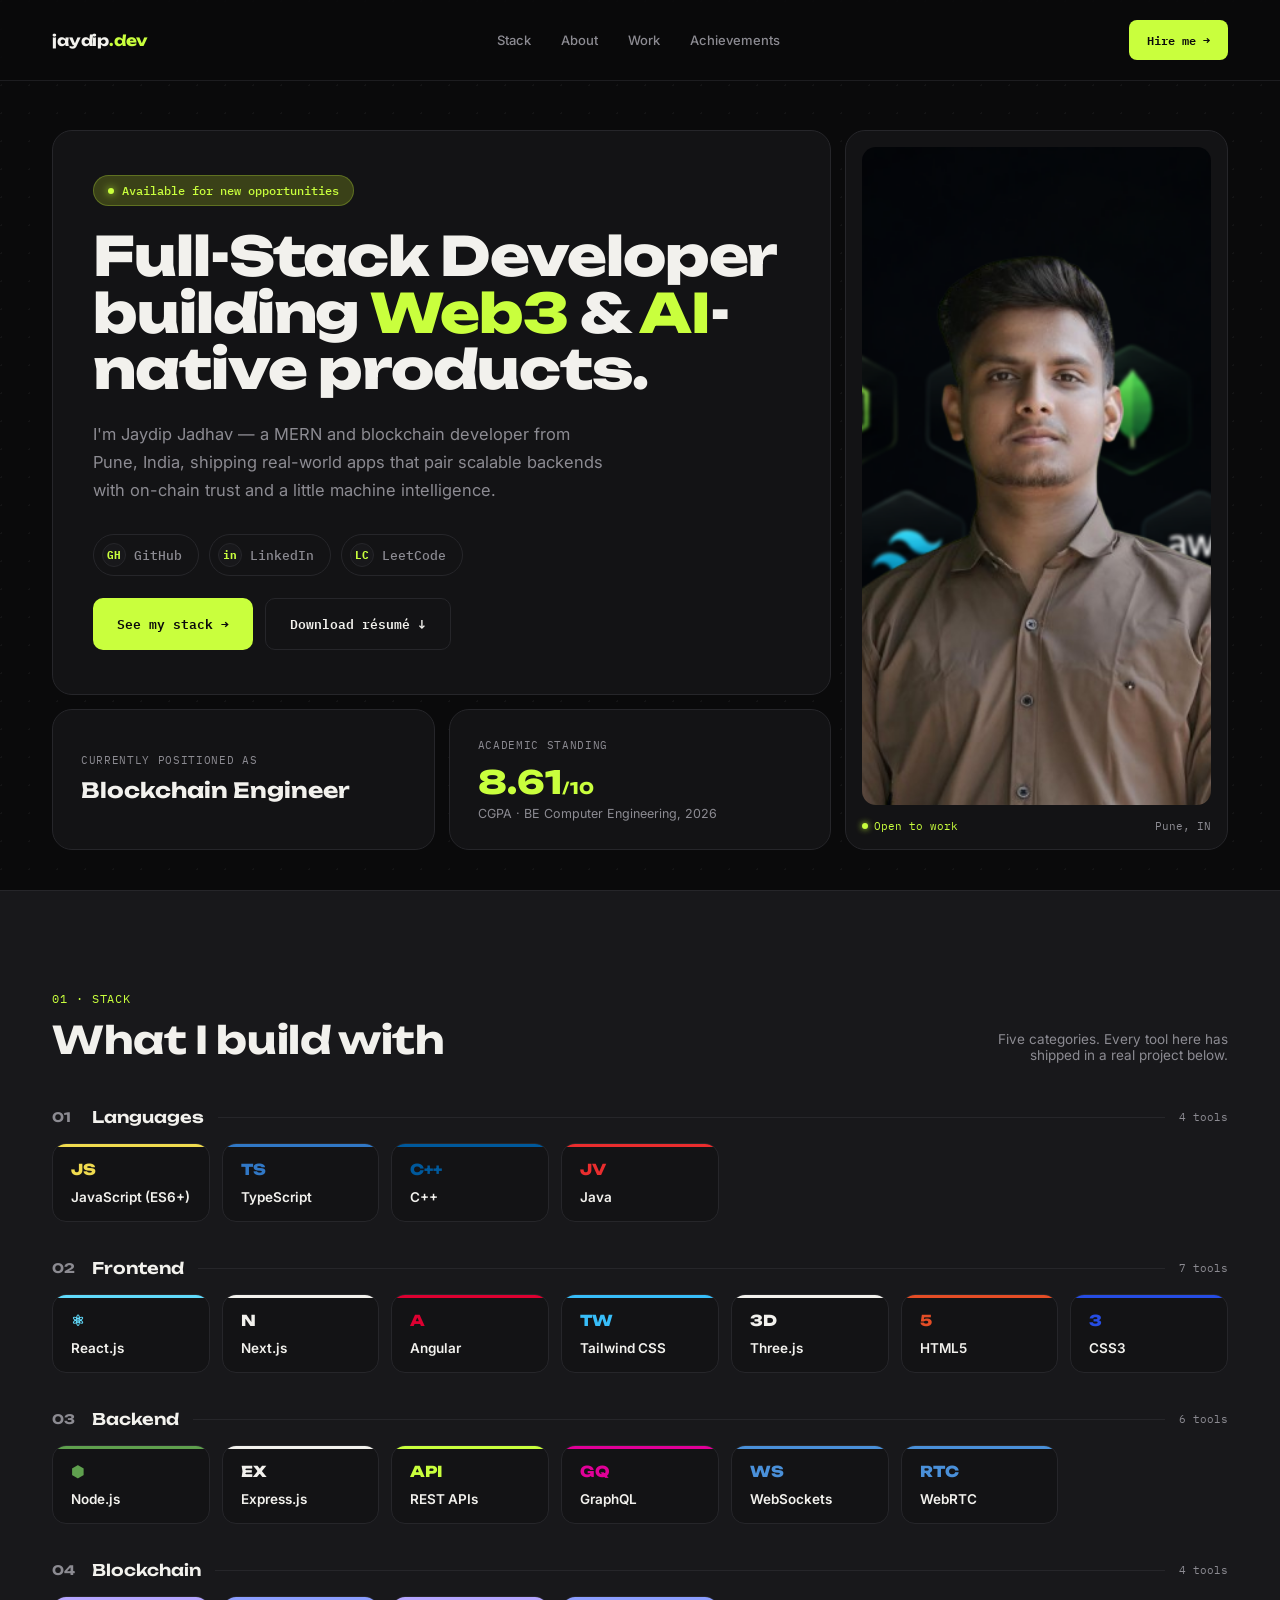
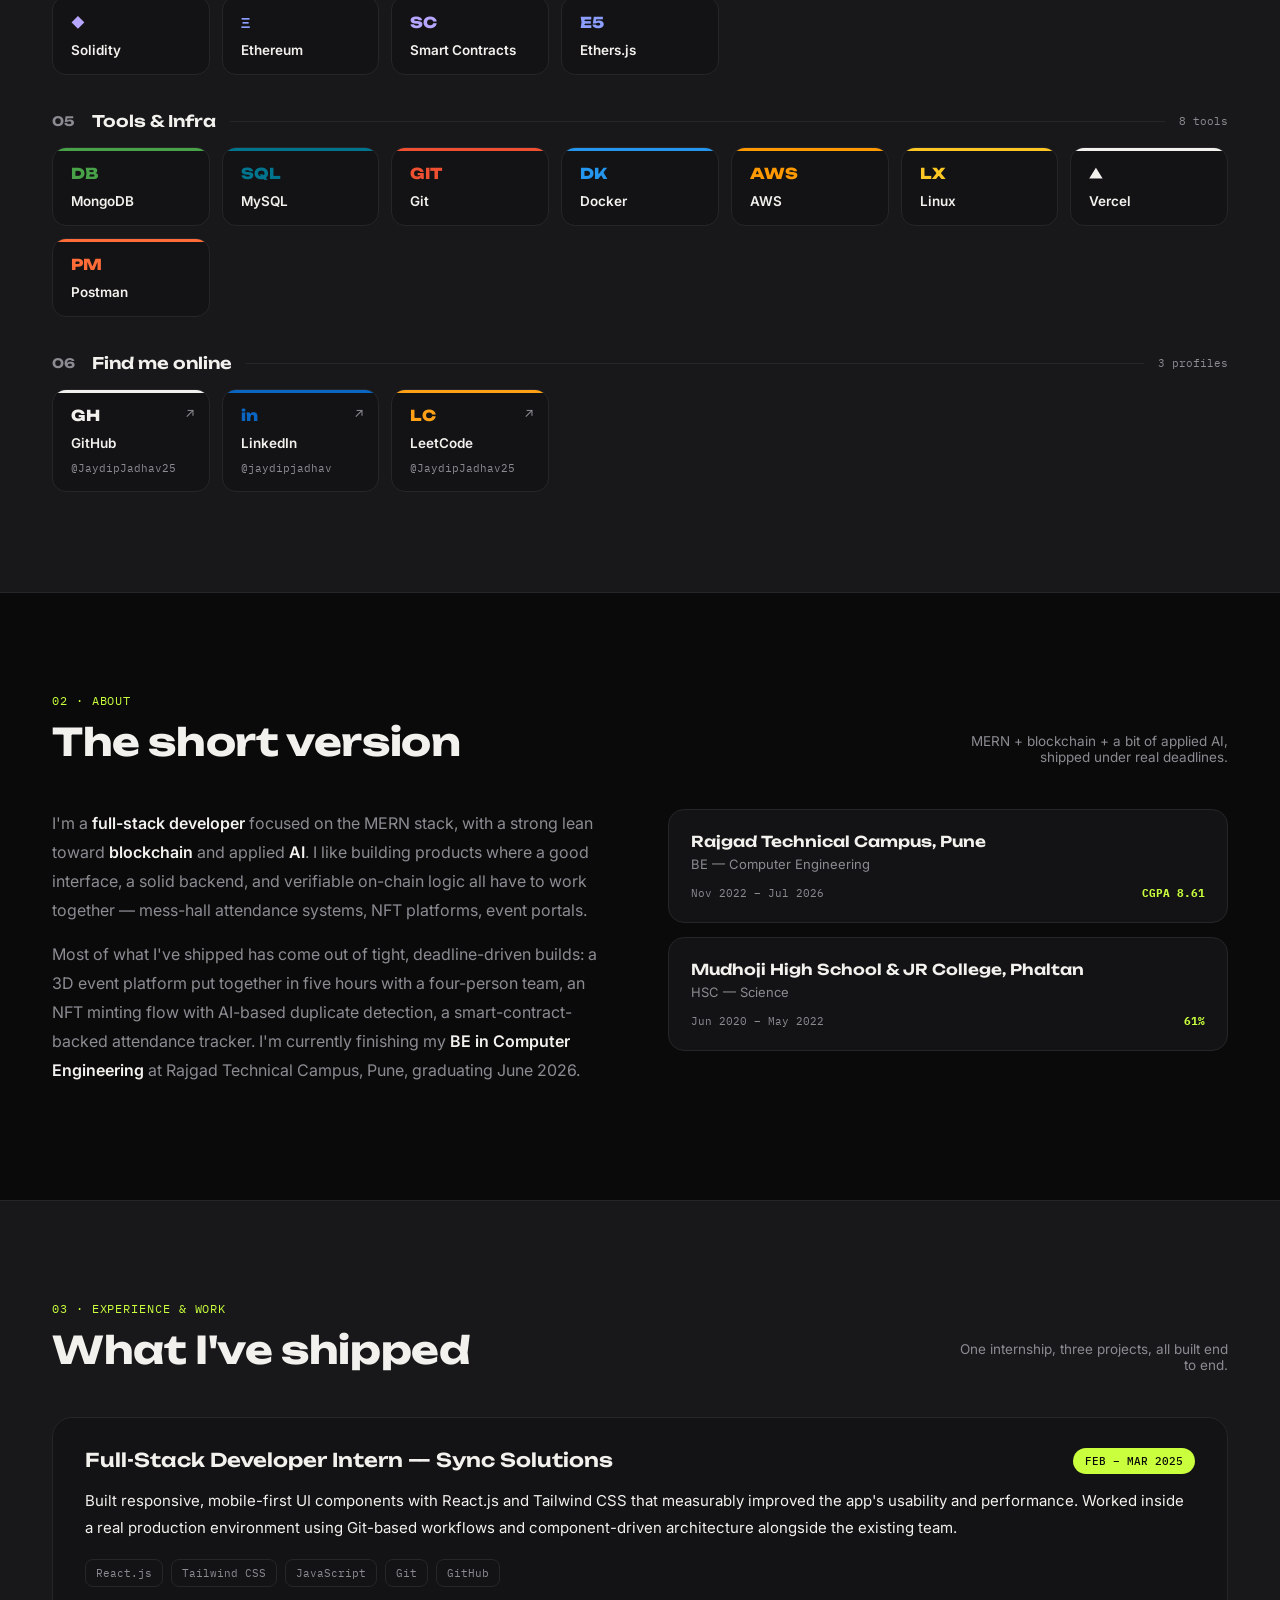
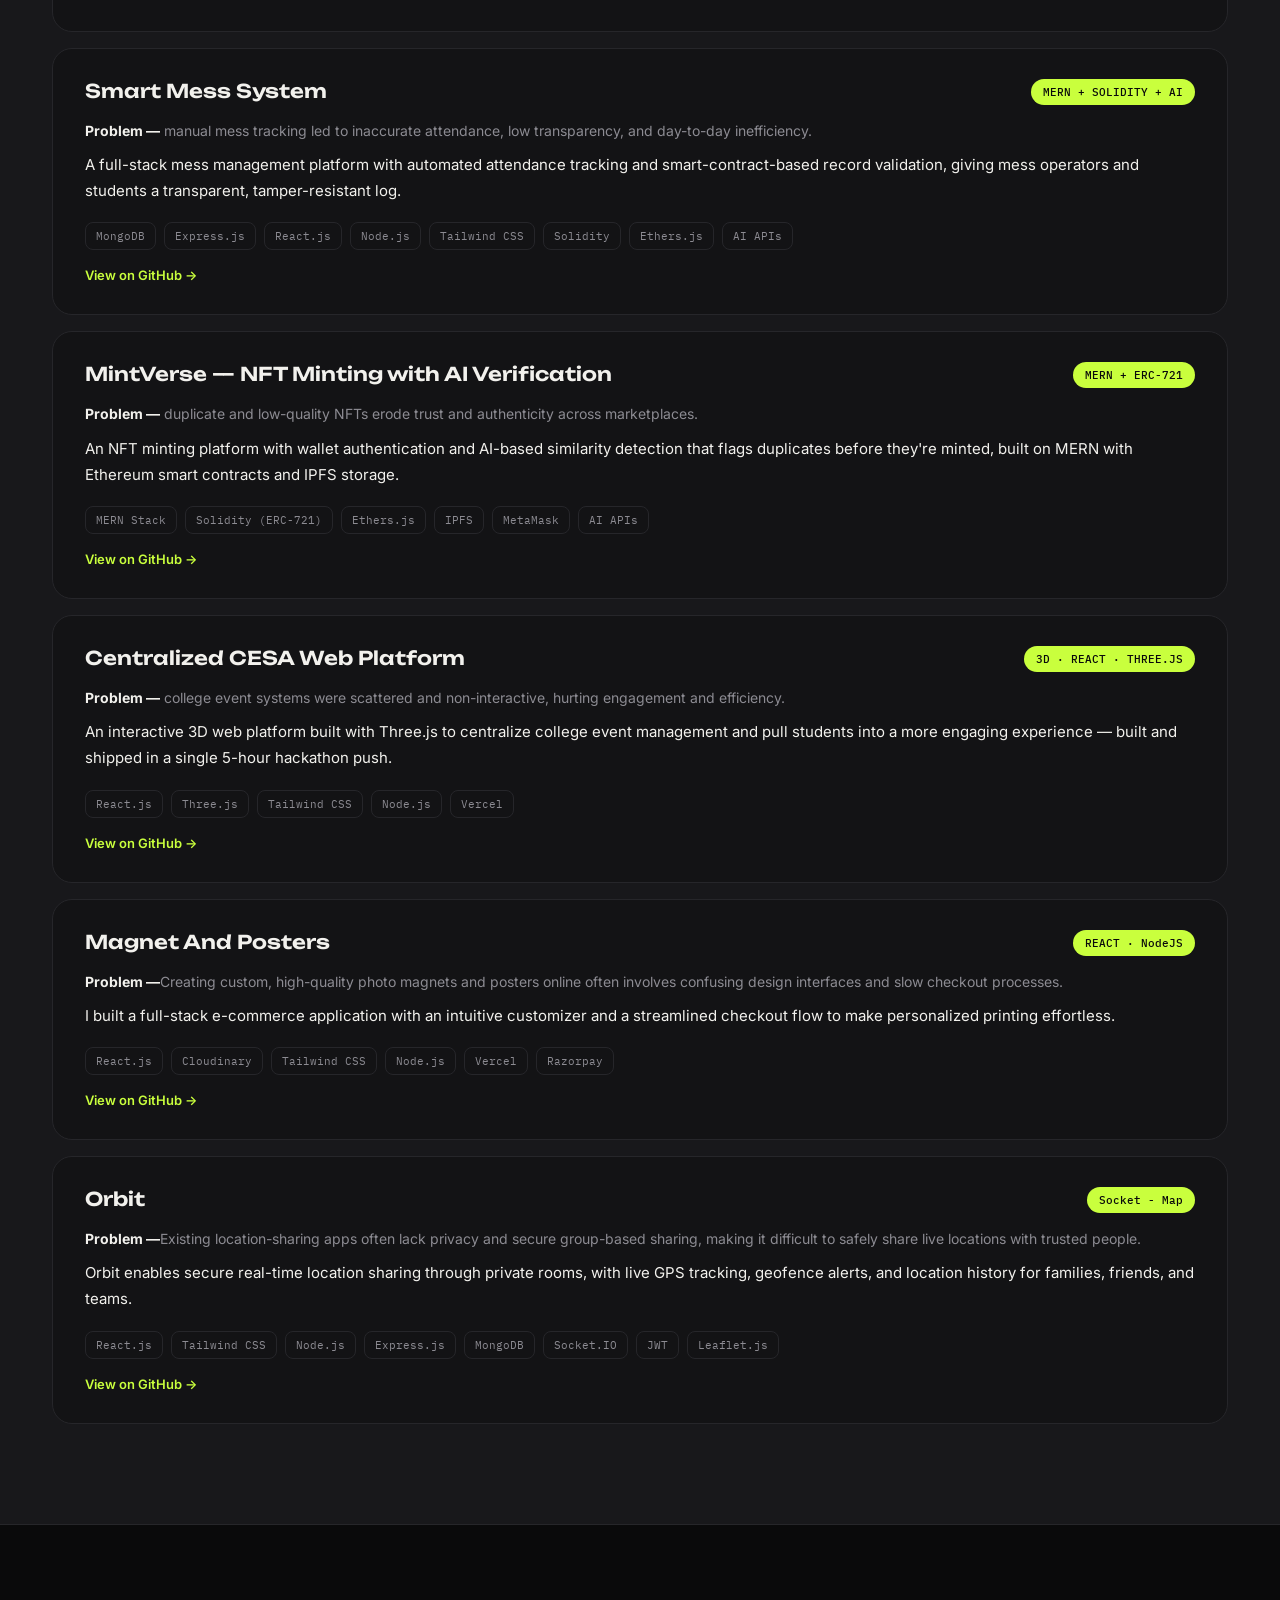
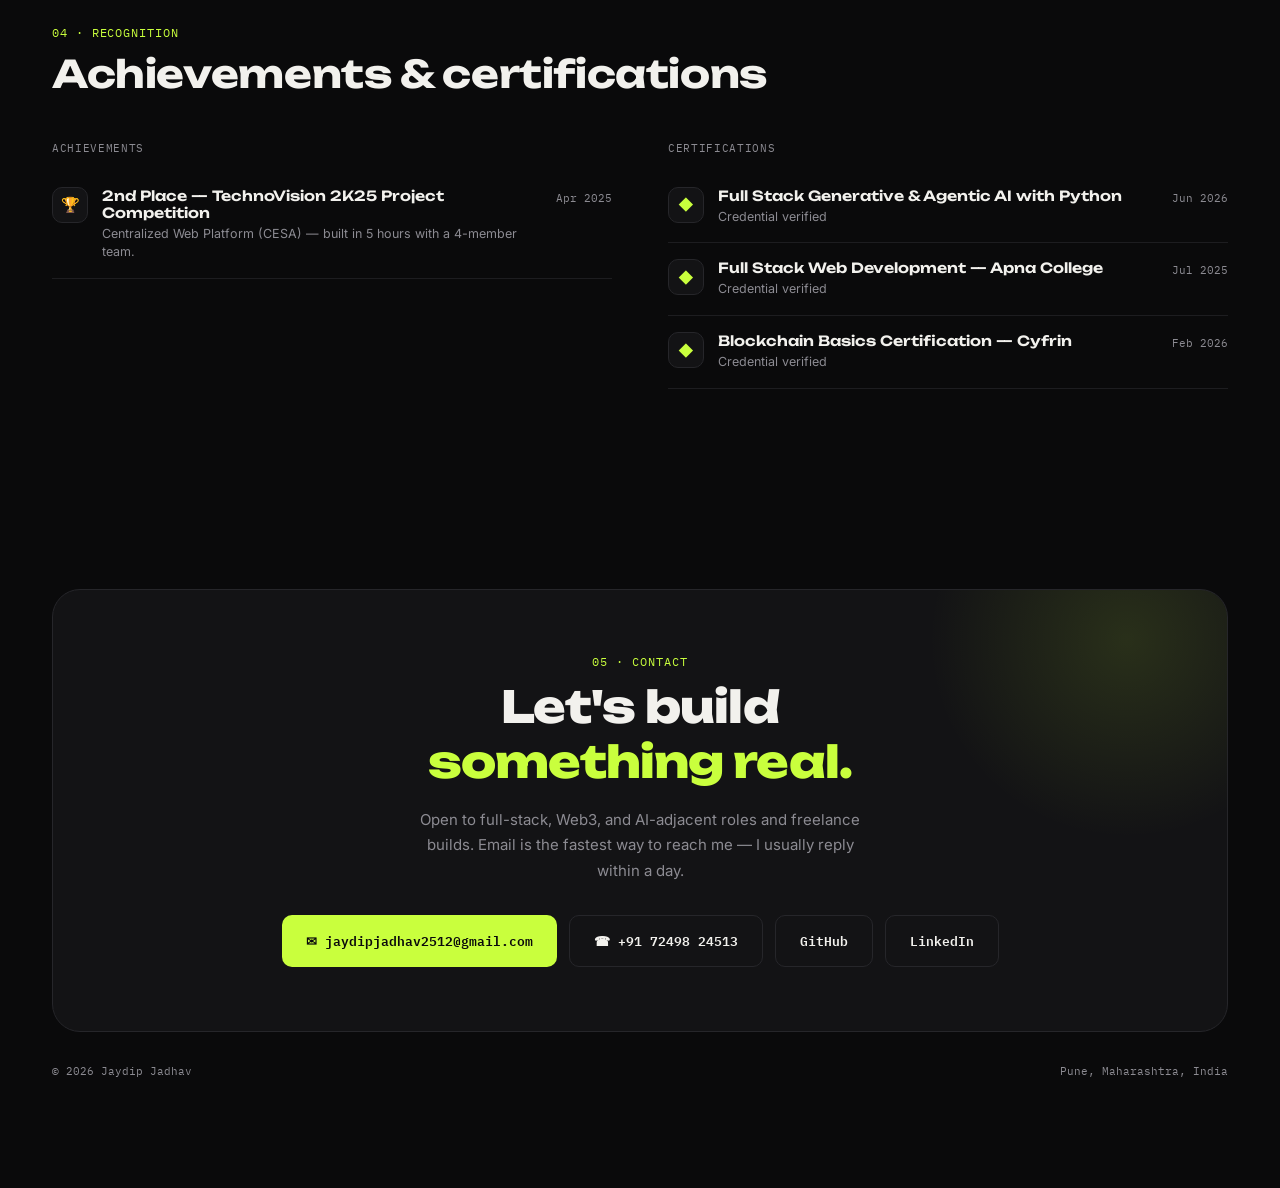
<file: index.html>
<!DOCTYPE html>
<html lang="en">
<head>
<meta charset="UTF-8" />
<meta name="viewport" content="width=device-width, initial-scale=1.0" />
<title>Jaydip Jadhav — Full-Stack Developer · Web3 · AI</title>
<link rel="preconnect" href="https://fonts.googleapis.com">
<link rel="preconnect" href="https://fonts.gstatic.com" crossorigin>
<link href="https://fonts.googleapis.com/css2?family=Unbounded:wght@400;600;700;800;900&family=Inter:wght@400;500;600;700;800&family=IBM+Plex+Mono:wght@400;500;600&display=swap" rel="stylesheet">
<style>
  :root{
    --bg:#0A0A0B;
    --panel:#131315;
    --panel-2:#18181B;
    --line:#26262A;
    --line-soft:#1D1D20;
    --text:#F2F1ED;
    --text-dim:#8C8B92;
    --lime:#C9FF3D;
    --lime-dim:#3A4118;
    --react:#61DAFB; --node:#5FA04E; --ts:#3178C6; --mongo:#47A248; --sol:#B6A6FF;
    --aws:#FF9900; --docker:#2496ED; --tw:#38BDF8; --gql:#E10098; --three:#F2F1ED; --eth:#8C9EFF;
  }
  *{box-sizing:border-box; margin:0; padding:0;}
  html{scroll-behavior:smooth;}
  body{
    background:var(--bg); color:var(--text); font-family:'Inter',sans-serif;
    -webkit-font-smoothing:antialiased; overflow-x:hidden;
  }
  ::selection{background:var(--lime); color:#0A0A0B;}
  .display{font-family:'Unbounded',sans-serif;}
  .mono{font-family:'IBM Plex Mono',monospace;}
  a{color:inherit; text-decoration:none;}
  img{max-width:100%; display:block;}
  .wrap{max-width:1240px; margin:0 auto; padding:0 32px;}
  @media (max-width:640px){ .wrap{padding:0 18px;} }
  @media (prefers-reduced-motion: reduce){ *{animation:none !important; transition:none !important;} }

  body::before{
    content:''; position:fixed; inset:0; z-index:0; pointer-events:none;
    background-image:radial-gradient(circle at 1.5px 1.5px, rgba(255,255,255,0.045) 1px, transparent 0);
    background-size:28px 28px;
  }
  section, header{position:relative; z-index:1;}

  /* ===== NAV ===== */
  header.nav{position:fixed; top:0; left:0; right:0; z-index:100; border-bottom:1px solid var(--line-soft); background:rgba(10,10,11,0.75); backdrop-filter:blur(14px);}
  .nav-inner{max-width:1240px; margin:0 auto; padding:20px 32px; display:flex; align-items:center; justify-content:space-between;}
  @media (max-width:640px){ .nav-inner{padding:16px 18px;} }
  .logo{font-family:'Unbounded',sans-serif; font-weight:700; font-size:15px; letter-spacing:-0.01em;}
  .logo span{color:var(--lime);}
  .nav-links{display:flex; gap:30px; font-size:13px; font-weight:500; color:var(--text-dim);}
  .nav-links a:hover{color:var(--text);}
  .nav-cta{font-family:'IBM Plex Mono',monospace; font-size:12px; font-weight:600; background:var(--lime); color:#0A0A0B; padding:10px 18px; border-radius:8px;}
  .nav-cta:hover{background:#fff;}
  @media (max-width:820px){ .nav-links{display:none;} }

  /* ===== HERO BENTO ===== */
  .hero{padding:130px 0 40px;}
  .bento{display:grid; grid-template-columns:repeat(12,1fr); gap:14px;}
  .card{background:var(--panel); border:1px solid var(--line); border-radius:20px; padding:28px; position:relative; overflow:hidden;}

  .b-main{grid-column:span 8; padding:44px 40px;}
  .b-photo{grid-column:span 4; grid-row:span 2; padding:16px; display:flex; flex-direction:column;}
  .b-role{grid-column:span 4; display:flex; flex-direction:column; justify-content:center;}
  .b-loc{grid-column:span 4; display:flex; flex-direction:column; justify-content:center;}
  @media (max-width:900px){
    .b-main{grid-column:span 12;}
    .b-photo{grid-column:span 12; grid-row:auto;}
    .b-role{grid-column:span 6;}
    .b-loc{grid-column:span 6;}
  }
  @media (max-width:640px){ .b-role,.b-loc{grid-column:span 12;} .card{padding:22px;} .b-main{padding:30px 24px;} }

  .tag-pill{display:inline-flex; align-items:center; gap:8px; font-family:'IBM Plex Mono',monospace; font-size:11.5px; font-weight:500; color:var(--lime); background:var(--lime-dim); border:1px solid rgba(201,255,61,0.25); padding:7px 14px; border-radius:100px; margin-bottom:22px;}
  .tag-pill::before{content:''; width:6px; height:6px; border-radius:50%; background:var(--lime); box-shadow:0 0 8px var(--lime);}

  h1.headline{font-family:'Unbounded',sans-serif; font-size:clamp(34px,4.6vw,54px); line-height:1.05; font-weight:800; letter-spacing:-0.02em; margin-bottom:22px;}
  h1.headline .lime{color:var(--lime);}

  .hero p.lede{font-size:16.5px; line-height:1.7; color:var(--text-dim); max-width:520px; margin-bottom:30px;}

  .public{display:flex; gap:10px; flex-wrap:wrap; margin-bottom:22px;}
  .social-link{
    display:inline-flex; align-items:center; gap:8px; font-family:'IBM Plex Mono',monospace; font-size:12.5px; font-weight:500;
    color:var(--text-dim); border:1px solid var(--line); border-radius:100px; padding:8px 16px 8px 8px;
    transition:all .18s ease;
  }
  .social-link:hover{color:var(--text); border-color:var(--lime);}
  .social-ico{
    width:24px; height:24px; border-radius:50%; background:var(--panel-2); border:1px solid var(--line);
    display:flex; align-items:center; justify-content:center; font-size:10.5px; font-weight:700; color:var(--lime);
  }

  .hero-actions{display:flex; gap:12px; flex-wrap:wrap;}
  .btn{font-family:'IBM Plex Mono',monospace; font-size:13px; font-weight:600; padding:14px 24px; border-radius:10px; display:inline-flex; align-items:center; gap:8px; transition:all .18s ease;}
  .btn-primary{background:var(--lime); color:#0A0A0B;}
  .btn-primary:hover{background:#fff; transform:translateY(-2px);}
  .btn-ghost{background:transparent; border:1px solid var(--line); color:var(--text);}
  .btn-ghost:hover{border-color:var(--lime); color:var(--lime); transform:translateY(-2px);}

  .b-photo .img-frame{border-radius:14px; overflow:hidden; flex:1; background:#1B1B1D; margin-bottom:14px;}
  .b-photo .img-frame img{width:100%; height:100%; object-fit:cover; min-height:230px;}
  .b-photo .cap{display:flex; justify-content:space-between; align-items:center; font-family:'IBM Plex Mono',monospace; font-size:11px; color:var(--text-dim);}
  .b-photo .cap .live{color:var(--lime); display:flex; align-items:center; gap:6px;}
  .b-photo .cap .live::before{content:''; width:6px; height:6px; border-radius:50%; background:var(--lime); box-shadow:0 0 6px var(--lime);}

  .b-role .label, .b-loc .label{font-family:'IBM Plex Mono',monospace; font-size:11px; color:var(--text-dim); text-transform:uppercase; letter-spacing:.06em; margin-bottom:10px;}
  .roller{font-family:'Unbounded',sans-serif; font-size:21px; font-weight:700; height:30px; overflow:hidden; position:relative;}
  .roller .track span{display:block; height:30px;}
  .b-loc .big-num{font-family:'Unbounded',sans-serif; font-size:32px; font-weight:800; color:var(--lime);}
  .b-loc .sub{font-size:12.5px; color:var(--text-dim); margin-top:4px;}

  /* ===== SECTION SHARED ===== */
  section.sect{padding:100px 0;}
  .section-head{display:flex; align-items:flex-end; justify-content:space-between; gap:20px; margin-bottom:44px; flex-wrap:wrap;}
  .sh-eyebrow{font-family:'IBM Plex Mono',monospace; font-size:11.5px; color:var(--lime); letter-spacing:.08em; text-transform:uppercase; display:block; margin-bottom:10px;}
  .sh-title{font-family:'Unbounded',sans-serif; font-size:clamp(28px,3.4vw,38px); font-weight:700; letter-spacing:-0.01em;}
  .sh-note{font-size:13.5px; color:var(--text-dim); max-width:280px; text-align:right;}
  @media (max-width:640px){ .sh-note{display:none;} }

  /* ===== STACK — main focus ===== */
  .stack-section{background:var(--panel-2); border-top:1px solid var(--line); border-bottom:1px solid var(--line);}
  .stack-groups{display:flex; flex-direction:column; gap:36px;}
  .stack-group-head{display:flex; align-items:center; gap:14px; margin-bottom:16px;}
  .stack-group-head .gnum{font-family:'Unbounded',sans-serif; font-size:13px; font-weight:700; color:var(--text-dim); width:26px;}
  .stack-group-head .gname{font-family:'Unbounded',sans-serif; font-size:16px; font-weight:600;}
  .stack-group-head .gline{flex:1; height:1px; background:var(--line);}
  .stack-group-head .gcount{font-family:'IBM Plex Mono',monospace; font-size:11px; color:var(--text-dim);}
  .chip-grid{display:grid; grid-template-columns:repeat(auto-fill, minmax(150px,1fr)); gap:12px;}
  .chip{
    background:var(--panel); border:1px solid var(--line); border-radius:14px; padding:16px 18px;
    display:flex; flex-direction:column; gap:10px; position:relative; overflow:hidden;
    transition:transform .2s ease, border-color .2s ease;
  }
  .chip::before{content:''; position:absolute; top:0; left:0; right:0; height:3px; background:var(--c, var(--lime));}
  .chip:hover{transform:translateY(-4px); border-color:var(--c, var(--lime));}
  .chip .chip-ico{font-family:'Unbounded',sans-serif; font-weight:800; font-size:15px; color:var(--c, var(--lime));}
  .chip .chip-name{font-size:13.5px; font-weight:600;}
  .chip-link{cursor:pointer;}
  .chip-link .chip-handle{font-family:'IBM Plex Mono',monospace; font-size:11px; color:var(--text-dim);}
  .chip-link::after{
    content:'↗'; position:absolute; top:14px; right:14px; font-size:13px; color:var(--text-dim);
    transition:color .2s ease, transform .2s ease;
  }
  .chip-link:hover::after{color:var(--c, var(--lime)); transform:translate(2px,-2px);}

  /* ===== ABOUT ===== */
  .about-grid{display:grid; grid-template-columns:1fr 1fr; gap:56px;}
  @media (max-width:800px){ .about-grid{grid-template-columns:1fr;} }
  .about-grid p{font-size:16px; line-height:1.8; color:var(--text-dim); margin-bottom:16px;}
  .about-grid p b{color:var(--text); font-weight:600;}
  .edu-card{background:var(--panel); border:1px solid var(--line); border-radius:16px; padding:22px;}
  .edu-card + .edu-card{margin-top:14px;}
  .edu-card .school{font-family:'Unbounded',sans-serif; font-weight:600; font-size:15px; margin-bottom:5px;}
  .edu-card .deg{font-size:13px; color:var(--text-dim); margin-bottom:14px;}
  .edu-card .meta{display:flex; justify-content:space-between; font-family:'IBM Plex Mono',monospace; font-size:11px; color:var(--text-dim);}
  .edu-card .meta b{color:var(--lime);}

  /* ===== EXPERIENCE / PROJECTS ===== */
  .work-grid{display:flex; flex-direction:column; gap:16px;}
  .work-card{background:var(--panel); border:1px solid var(--line); border-radius:20px; padding:30px 32px; transition:border-color .2s ease;}
  .work-card:hover{border-color:#3a3a40;}
  @media (max-width:640px){ .work-card{padding:22px;} }
  .wc-top{display:flex; justify-content:space-between; align-items:flex-start; gap:16px; margin-bottom:14px; flex-wrap:wrap;}
  .wc-title{font-family:'Unbounded',sans-serif; font-size:19px; font-weight:600;}
  .wc-badge{font-family:'IBM Plex Mono',monospace; font-size:10.5px; font-weight:500; color:#0A0A0B; background:var(--lime); padding:6px 12px; border-radius:100px; white-space:nowrap;}
  .wc-problem{font-size:14px; color:var(--text-dim); line-height:1.65; margin-bottom:10px;}
  .wc-problem b{color:var(--text);}
  .wc-desc{font-size:15px; color:var(--text); line-height:1.75; margin-bottom:18px;}
  .wc-tools{display:flex; flex-wrap:wrap; gap:8px; margin-bottom:14px;}
  .wc-tools span{font-family:'IBM Plex Mono',monospace; font-size:11px; color:var(--text-dim); border:1px solid var(--line); padding:6px 10px; border-radius:8px;}
  .wc-links a{font-size:13px; font-weight:600; color:var(--lime);}
  .wc-links a:hover{text-decoration:underline;}

  /* ===== ACHIEVEMENTS / CERTS ===== */
  .two-col{display:grid; grid-template-columns:1fr 1fr; gap:56px;}
  @media (max-width:800px){ .two-col{grid-template-columns:1fr;} }
  .col-label{font-family:'IBM Plex Mono',monospace; font-size:11px; color:var(--text-dim); text-transform:uppercase; letter-spacing:.06em; margin-bottom:16px; display:block;}
  .list-item{display:flex; gap:14px; padding:16px 0; border-bottom:1px solid var(--line-soft); align-items:flex-start;}
  .list-item:first-child{padding-top:0;}
  .list-icon{width:36px; height:36px; flex-shrink:0; border-radius:10px; background:var(--panel); border:1px solid var(--line); display:flex; align-items:center; justify-content:center; font-size:15px; color:var(--lime);}
  .list-item .li-title{font-family:'Unbounded',sans-serif; font-weight:600; font-size:14px; margin-bottom:4px;}
  .list-item .li-sub{font-size:12.5px; color:var(--text-dim); line-height:1.5;}
  .list-item .li-date{font-family:'IBM Plex Mono',monospace; font-size:11px; color:var(--text-dim); white-space:nowrap; margin-left:auto; padding-top:4px;}

  /* ===== CONTACT ===== */
  .contact-card{border-radius:28px; padding:64px 48px; text-align:center; background:var(--panel); border:1px solid var(--line); position:relative; overflow:hidden;}
  @media (max-width:640px){ .contact-card{padding:44px 22px;} }
  .contact-card::after{content:''; position:absolute; width:400px; height:400px; background:radial-gradient(circle, rgba(201,255,61,0.12), transparent 70%); top:-150px; right:-100px; pointer-events:none;}
  .contact-title{font-family:'Unbounded',sans-serif; font-size:clamp(28px,4.4vw,44px); font-weight:800; margin-bottom:18px; letter-spacing:-0.02em;}
  .contact-title .lime{color:var(--lime);}
  .contact-desc{color:var(--text-dim); font-size:15px; max-width:460px; margin:0 auto 32px; line-height:1.7;}
  .contact-links{display:flex; gap:12px; justify-content:center; flex-wrap:wrap; position:relative;}

  .footer-bottom{display:flex; justify-content:space-between; align-items:center; flex-wrap:wrap; gap:12px; padding:32px 0 10px; font-family:'IBM Plex Mono',monospace; font-size:11px; color:var(--text-dim);}

  .reveal{opacity:0; transform:translateY(18px); transition:opacity .6s ease, transform .6s ease;}
  .reveal.in{opacity:1; transform:translateY(0);}
</style>
</head>
<body>

<header class="nav">
  <div class="nav-inner">
    <div class="logo">jaydip<span>.dev</span></div>
    <nav class="nav-links">
      <a href="#stack">Stack</a>
      <a href="#about">About</a>
      <a href="#work">Work</a>
      <a href="#achievements">Achievements</a>
    </nav>
    <a class="nav-cta" href="mailto:jaydipjadhav2512@gmail.com">Hire me →</a>
  </div>
</header>

<!-- ===== HERO BENTO ===== -->
<section class="hero">
  <div class="wrap">
    <div class="bento">
      <div class="card b-main">
        <span class="tag-pill">Available for new opportunities</span>
        <h1 class="headline">Full-Stack Developer<br>building <span class="lime">Web3</span> &amp; <span class="lime">AI</span>-native products.</h1>
        <p class="lede">I'm Jaydip Jadhav — a MERN and blockchain developer from Pune, India, shipping real-world apps that pair scalable backends with on-chain trust and a little machine intelligence.</p>
        <div class="public">
          <a href="https://github.com/JaydipJadhav25" target="_blank" rel="noopener" class="social-link"><span class="social-ico">GH</span>GitHub</a>
          <a href="https://www.linkedin.com/in/jaydip-jadhav-62172829a/" target="_blank" rel="noopener" class="social-link"><span class="social-ico">in</span>LinkedIn</a>
          <a href="https://leetcode.com/u/5Nmxxpasz6/" target="_blank" rel="noopener" class="social-link"><span class="social-ico">LC</span>LeetCode</a>
        </div>
        <div class="hero-actions">
          <a href="#stack" class="btn btn-primary">See my stack →</a>
          <a href="Jaydip_Jadhav_Resume.pdf" download class="btn btn-ghost">Download résumé ↓</a>
        </div>
      </div>

      <div class="card b-photo">
        <div class="img-frame"><img src="profile.png" alt="Jaydip Jadhav" /></div>
        <div class="cap"><span class="live">Open to work</span><span>Pune, IN</span></div>
      </div>

      <div class="card b-role">
        <div class="label">Currently positioned as</div>
        <div class="roller"><div class="track" id="roleTrack"><span>MERN Developer</span></div></div>
      </div>

      <div class="card b-loc">
        <div class="label">Academic standing</div>
        <div class="big-num">8.61<span style="font-size:16px;">/10</span></div>
        <div class="sub">CGPA · BE Computer Engineering, 2026</div>
      </div>
    </div>
  </div>
</section>

<!-- ===== STACK — the main event ===== -->
<section class="sect stack-section" id="stack">
  <div class="wrap">
    <div class="section-head">
      <div><span class="sh-eyebrow">01 · Stack</span><h2 class="sh-title">What I build with</h2></div>
      <p class="sh-note">Five categories. Every tool here has shipped in a real project below.</p>
    </div>

    <div class="stack-groups">
      <div class="reveal">
        <div class="stack-group-head"><span class="gnum">01</span><span class="gname">Languages</span><span class="gline"></span><span class="gcount">4 tools</span></div>
        <div class="chip-grid">
          <div class="chip" style="--c:#F0DB4F;"><span class="chip-ico">JS</span><span class="chip-name">JavaScript (ES6+)</span></div>
          <div class="chip" style="--c:var(--ts);"><span class="chip-ico">TS</span><span class="chip-name">TypeScript</span></div>
          <div class="chip" style="--c:#00599C;"><span class="chip-ico">C++</span><span class="chip-name">C++</span></div>
          <div class="chip" style="--c:#EA2D2E;"><span class="chip-ico">JV</span><span class="chip-name">Java</span></div>
        </div>
      </div>

      <div class="reveal">
        <div class="stack-group-head"><span class="gnum">02</span><span class="gname">Frontend</span><span class="gline"></span><span class="gcount">7 tools</span></div>
        <div class="chip-grid">
          <div class="chip" style="--c:var(--react);"><span class="chip-ico">⚛</span><span class="chip-name">React.js</span></div>
          <div class="chip" style="--c:var(--text);"><span class="chip-ico">N</span><span class="chip-name">Next.js</span></div>
          <div class="chip" style="--c:#DD0031;"><span class="chip-ico">A</span><span class="chip-name">Angular</span></div>
          <div class="chip" style="--c:var(--tw);"><span class="chip-ico">TW</span><span class="chip-name">Tailwind CSS</span></div>
          <div class="chip" style="--c:var(--three);"><span class="chip-ico">3D</span><span class="chip-name">Three.js</span></div>
          <div class="chip" style="--c:#E44D26;"><span class="chip-ico">5</span><span class="chip-name">HTML5</span></div>
          <div class="chip" style="--c:#264DE4;"><span class="chip-ico">3</span><span class="chip-name">CSS3</span></div>
        </div>
      </div>

      <div class="reveal">
        <div class="stack-group-head"><span class="gnum">03</span><span class="gname">Backend</span><span class="gline"></span><span class="gcount">6 tools</span></div>
        <div class="chip-grid">
          <div class="chip" style="--c:var(--node);"><span class="chip-ico">⬢</span><span class="chip-name">Node.js</span></div>
          <div class="chip" style="--c:var(--text);"><span class="chip-ico">EX</span><span class="chip-name">Express.js</span></div>
          <div class="chip" style="--c:var(--lime);"><span class="chip-ico">API</span><span class="chip-name">REST APIs</span></div>
          <div class="chip" style="--c:var(--gql);"><span class="chip-ico">GQ</span><span class="chip-name">GraphQL</span></div>
          <div class="chip" style="--c:#4A90D9;"><span class="chip-ico">WS</span><span class="chip-name">WebSockets</span></div>
          <div class="chip" style="--c:#4A90D9;"><span class="chip-ico">RTC</span><span class="chip-name">WebRTC</span></div>
        </div>
      </div>

      <div class="reveal">
        <div class="stack-group-head"><span class="gnum">04</span><span class="gname">Blockchain</span><span class="gline"></span><span class="gcount">4 tools</span></div>
        <div class="chip-grid">
          <div class="chip" style="--c:var(--sol);"><span class="chip-ico">◆</span><span class="chip-name">Solidity</span></div>
          <div class="chip" style="--c:var(--eth);"><span class="chip-ico">Ξ</span><span class="chip-name">Ethereum</span></div>
          <div class="chip" style="--c:var(--sol);"><span class="chip-ico">SC</span><span class="chip-name">Smart Contracts</span></div>
          <div class="chip" style="--c:var(--eth);"><span class="chip-ico">E5</span><span class="chip-name">Ethers.js</span></div>
        </div>
      </div>

      <div class="reveal">
        <div class="stack-group-head"><span class="gnum">05</span><span class="gname">Tools &amp; Infra</span><span class="gline"></span><span class="gcount">8 tools</span></div>
        <div class="chip-grid">
          <div class="chip" style="--c:var(--mongo);"><span class="chip-ico">DB</span><span class="chip-name">MongoDB</span></div>
          <div class="chip" style="--c:#00758F;"><span class="chip-ico">SQL</span><span class="chip-name">MySQL</span></div>
          <div class="chip" style="--c:#F05032;"><span class="chip-ico">GIT</span><span class="chip-name">Git</span></div>
          <div class="chip" style="--c:var(--docker);"><span class="chip-ico">DK</span><span class="chip-name">Docker</span></div>
          <div class="chip" style="--c:var(--aws);"><span class="chip-ico">AWS</span><span class="chip-name">AWS</span></div>
          <div class="chip" style="--c:#FCC624;"><span class="chip-ico">LX</span><span class="chip-name">Linux</span></div>
          <div class="chip" style="--c:var(--text);"><span class="chip-ico">▲</span><span class="chip-name">Vercel</span></div>
          <div class="chip" style="--c:#FF6C37;"><span class="chip-ico">PM</span><span class="chip-name">Postman</span></div>
        </div>
      </div>

      <div class="reveal">
        <div class="stack-group-head"><span class="gnum">06</span><span class="gname">Find me online</span><span class="gline"></span><span class="gcount">3 profiles</span></div>
        <div class="chip-grid">
          <a class="chip chip-link" style="--c:#F2F1ED;" href="https://github.com/JaydipJadhav25" target="_blank" rel="noopener">
            <span class="chip-ico">GH</span><span class="chip-name">GitHub</span><span class="chip-handle">@JaydipJadhav25</span>
          </a>
          <a class="chip chip-link" style="--c:#0A66C2;" href="https://linkedin.com/in/jaydipjadhav" target="_blank" rel="noopener">
            <span class="chip-ico">in</span><span class="chip-name">LinkedIn</span><span class="chip-handle">@jaydipjadhav</span>
          </a>
          <a class="chip chip-link" style="--c:#FFA116;" href="https://leetcode.com/JaydipJadhav25" target="_blank" rel="noopener">
            <span class="chip-ico">LC</span><span class="chip-name">LeetCode</span><span class="chip-handle">@JaydipJadhav25</span>
          </a>
        </div>
      </div>
    </div>
  </div>
</section>

<!-- ===== ABOUT ===== -->
<section class="sect" id="about">
  <div class="wrap">
    <div class="section-head">
      <div><span class="sh-eyebrow">02 · About</span><h2 class="sh-title">The short version</h2></div>
      <p class="sh-note">MERN + blockchain + a bit of applied AI, shipped under real deadlines.</p>
    </div>
    <div class="about-grid">
      <div>
        <p>I'm a <b>full-stack developer</b> focused on the MERN stack, with a strong lean toward <b>blockchain</b> and applied <b>AI</b>. I like building products where a good interface, a solid backend, and verifiable on-chain logic all have to work together — mess-hall attendance systems, NFT platforms, event portals.</p>
        <p>Most of what I've shipped has come out of tight, deadline-driven builds: a 3D event platform put together in five hours with a four-person team, an NFT minting flow with AI-based duplicate detection, a smart-contract-backed attendance tracker. I'm currently finishing my <b>BE in Computer Engineering</b> at Rajgad Technical Campus, Pune, graduating June 2026.</p>
      </div>
      <div>
        <div class="edu-card">
          <div class="school">Rajgad Technical Campus, Pune</div>
          <div class="deg">BE — Computer Engineering</div>
          <div class="meta"><span>Nov 2022 – Jul 2026</span><b>CGPA 8.61</b></div>
        </div>
        <div class="edu-card">
          <div class="school">Mudhoji High School &amp; JR College, Phaltan</div>
          <div class="deg">HSC — Science</div>
          <div class="meta"><span>Jun 2020 – May 2022</span><b>61%</b></div>
        </div>
      </div>
    </div>
  </div>
</section>

<!-- ===== WORK ===== -->
<section class="sect" id="work" style="background:var(--panel-2); border-top:1px solid var(--line); border-bottom:1px solid var(--line);">
  <div class="wrap">
    <div class="section-head">
      <div><span class="sh-eyebrow">03 · Experience &amp; Work</span><h2 class="sh-title">What I've shipped</h2></div>
      <p class="sh-note">One internship, three projects, all built end to end.</p>
    </div>
    <div class="work-grid">

      <div class="work-card reveal">
        <div class="wc-top"><div class="wc-title">Full-Stack Developer Intern — Sync Solutions</div><div class="wc-badge">FEB – MAR 2025</div></div>
        <p class="wc-desc">Built responsive, mobile-first UI components with React.js and Tailwind CSS that measurably improved the app's usability and performance. Worked inside a real production environment using Git-based workflows and component-driven architecture alongside the existing team.</p>
        <div class="wc-tools"><span>React.js</span><span>Tailwind CSS</span><span>JavaScript</span><span>Git</span><span>GitHub</span></div>
      </div>

      <div class="work-card reveal">
        <div class="wc-top"><div class="wc-title">Smart Mess System</div><div class="wc-badge">MERN + SOLIDITY + AI</div></div>
        <p class="wc-problem"><b>Problem —</b> manual mess tracking led to inaccurate attendance, low transparency, and day-to-day inefficiency.</p>
        <p class="wc-desc">A full-stack mess management platform with automated attendance tracking and smart-contract-based record validation, giving mess operators and students a transparent, tamper-resistant log.</p>
        <div class="wc-tools"><span>MongoDB</span><span>Express.js</span><span>React.js</span><span>Node.js</span><span>Tailwind CSS</span><span>Solidity</span><span>Ethers.js</span><span>AI APIs</span></div>
        <div class="wc-links"><a href="https://smart-mess-system.vercel.app/" target="_blank" rel="noopener">View on GitHub →</a></div>
      </div>

      <div class="work-card reveal">
        <div class="wc-top"><div class="wc-title">MintVerse — NFT Minting with AI Verification</div><div class="wc-badge">MERN + ERC-721</div></div>
        <p class="wc-problem"><b>Problem —</b> duplicate and low-quality NFTs erode trust and authenticity across marketplaces.</p>
        <p class="wc-desc">An NFT minting platform with wallet authentication and AI-based similarity detection that flags duplicates before they're minted, built on MERN with Ethereum smart contracts and IPFS storage.</p>
        <div class="wc-tools"><span>MERN Stack</span><span>Solidity (ERC-721)</span><span>Ethers.js</span><span>IPFS</span><span>MetaMask</span><span>AI APIs</span></div>
        <div class="wc-links"><a href="https://mintverse-nftminting.netlify.app/" target="_blank" rel="noopener">View on GitHub →</a></div>
      </div>

      <div class="work-card reveal">
        <div class="wc-top"><div class="wc-title">Centralized CESA Web Platform</div><div class="wc-badge">3D · REACT · THREE.JS</div></div>
        <p class="wc-problem"><b>Problem —</b> college event systems were scattered and non-interactive, hurting engagement and efficiency.</p>
        <p class="wc-desc">An interactive 3D web platform built with Three.js to centralize college event management and pull students into a more engaging experience — built and shipped in a single 5-hour hackathon push.</p>
        <div class="wc-tools"><span>React.js</span><span>Three.js</span><span>Tailwind CSS</span><span>Node.js</span><span>Vercel</span></div>
        <div class="wc-links"><a href="https://rdtccesa.vercel.app/" target="_blank" rel="noopener">View on GitHub →</a></div>
      </div>

      <div class="work-card reveal">
        <div class="wc-top"><div class="wc-title">Magnet And Posters</div><div class="wc-badge">REACT · NodeJS</div></div>
        <p class="wc-problem"><b>Problem —</b>Creating custom, high-quality photo magnets and posters online often involves confusing design interfaces and slow checkout processes.</p>
        <p class="wc-desc"> I built a full-stack e-commerce application with an intuitive customizer and a streamlined checkout flow to make personalized printing effortless.</p>
        <div class="wc-tools"><span>React.js</span><span>Cloudinary</span><span>Tailwind CSS</span><span>Node.js</span><span>Vercel</span><span>Razorpay</span></div>
        <div class="wc-links"><a href="https://magnets-andposters-rgi2.vercel.app/" target="_blank" rel="noopener">View on GitHub →</a></div>
      </div>

        <div class="work-card reveal">
        <div class="wc-top"><div class="wc-title">Orbit</div><div class="wc-badge">Socket - Map</div></div>
        <p class="wc-problem"><b>Problem —</b>Existing location-sharing apps often lack privacy and secure group-based sharing, making it difficult to safely share live locations with trusted people.</p>
        <p class="wc-desc"> Orbit enables secure real-time location sharing through private rooms, with live GPS tracking, geofence alerts, and location history for families, friends, and teams. </p>
        <div class="wc-tools">
    <span>React.js</span>
    <span>Tailwind CSS</span>
    <span>Node.js</span>
    <span>Express.js</span>
    <span>MongoDB</span>
    <span>Socket.IO</span>
    <span>JWT</span>
    <span>Leaflet.js</span>
      </div>
        <div class="wc-links"><a href="https://github.com/JaydipJadhav25/Orbit.git" target="_blank" rel="noopener">View on GitHub →</a></div>
      </div>
    </div>
  </div>
</section>

<!-- ===== ACHIEVEMENTS / CERTS ===== -->
<section class="sect" id="achievements">
  <div class="wrap">
    <div class="section-head">
      <div><span class="sh-eyebrow">04 · Recognition</span><h2 class="sh-title">Achievements &amp; certifications</h2></div>
    </div>
    <div class="two-col">
      <div>
        <span class="col-label">Achievements</span>
        <div class="list-item">
          <div class="list-icon">🏆</div>
          <div><div class="li-title">2nd Place — TechnoVision 2K25 Project Competition</div><div class="li-sub">Centralized Web Platform (CESA) — built in 5 hours with a 4-member team.</div></div>
          <div class="li-date">Apr 2025</div>
        </div>
      </div>
      <div>
        <span class="col-label">Certifications</span>
        <div class="list-item"><div class="list-icon">◆</div><div><div class="li-title">Full Stack Generative &amp; Agentic AI with Python</div><div class="li-sub">Credential verified</div></div><div class="li-date">Jun 2026</div></div>
        <div class="list-item"><div class="list-icon">◆</div><div><div class="li-title">Full Stack Web Development — Apna College</div><div class="li-sub">Credential verified</div></div><div class="li-date">Jul 2025</div></div>
        <div class="list-item"><div class="list-icon">◆</div><div><div class="li-title">Blockchain Basics Certification — Cyfrin</div><div class="li-sub">Credential verified</div></div><div class="li-date">Feb 2026</div></div>
      </div>
    </div>
  </div>
</section>

<!-- ===== CONTACT ===== -->
<section class="sect" id="contact">
  <div class="wrap">
    <div class="contact-card">
      <span class="sh-eyebrow" style="text-align:center; display:block;">05 · Contact</span>
      <h2 class="contact-title">Let's build<br><span class="lime">something real.</span></h2>
      <p class="contact-desc">Open to full-stack, Web3, and AI-adjacent roles and freelance builds. Email is the fastest way to reach me — I usually reply within a day.</p>
      <div class="contact-links">
        <a href="mailto:jaydipjadhav2512@gmail.com" class="btn btn-primary">✉ jaydipjadhav2512@gmail.com</a>
        <a href="tel:+917249824513" class="btn btn-ghost">☎ +91 72498 24513</a>
        <a href="https://github.com/JaydipJadhav25" target="_blank" rel="noopener" class="btn btn-ghost">GitHub</a>
        <a href="https://www.linkedin.com/in/jaydip-jadhav-62172829a/" target="_blank" rel="noopener" class="btn btn-ghost">LinkedIn</a>
      </div>
    </div>
    <div class="footer-bottom"><span>© 2026 Jaydip Jadhav</span><span>Pune, Maharashtra, India</span></div>
  </div>
</section>

<script>
  const revealEls = document.querySelectorAll('.reveal');
  const io = new IntersectionObserver((entries)=>{
    entries.forEach(e=>{ if(e.isIntersecting){ e.target.classList.add('in'); io.unobserve(e.target); } });
  }, {threshold:0.12});
  revealEls.forEach(el=>io.observe(el));

  const roles = ["MERN Developer","Blockchain Engineer","Web3 Builder","AI-Curious Full-Stack Dev"];
  const track = document.getElementById('roleTrack');
  let ri = 0;
  setInterval(()=>{
    ri = (ri+1) % roles.length;
    track.style.transition = 'transform .5s cubic-bezier(.6,0,.2,1)';
    track.style.transform = `translateY(-${ri*30}px)`;
    if(ri === roles.length-1){
      setTimeout(()=>{
        track.innerHTML = roles.map(r=>`<span>${r}</span>`).join('');
      }, 50);
    }
  }, 2200);
  track.innerHTML = roles.map(r=>`<span>${r}</span>`).join('');
</script>

</body>
</html>
</file>
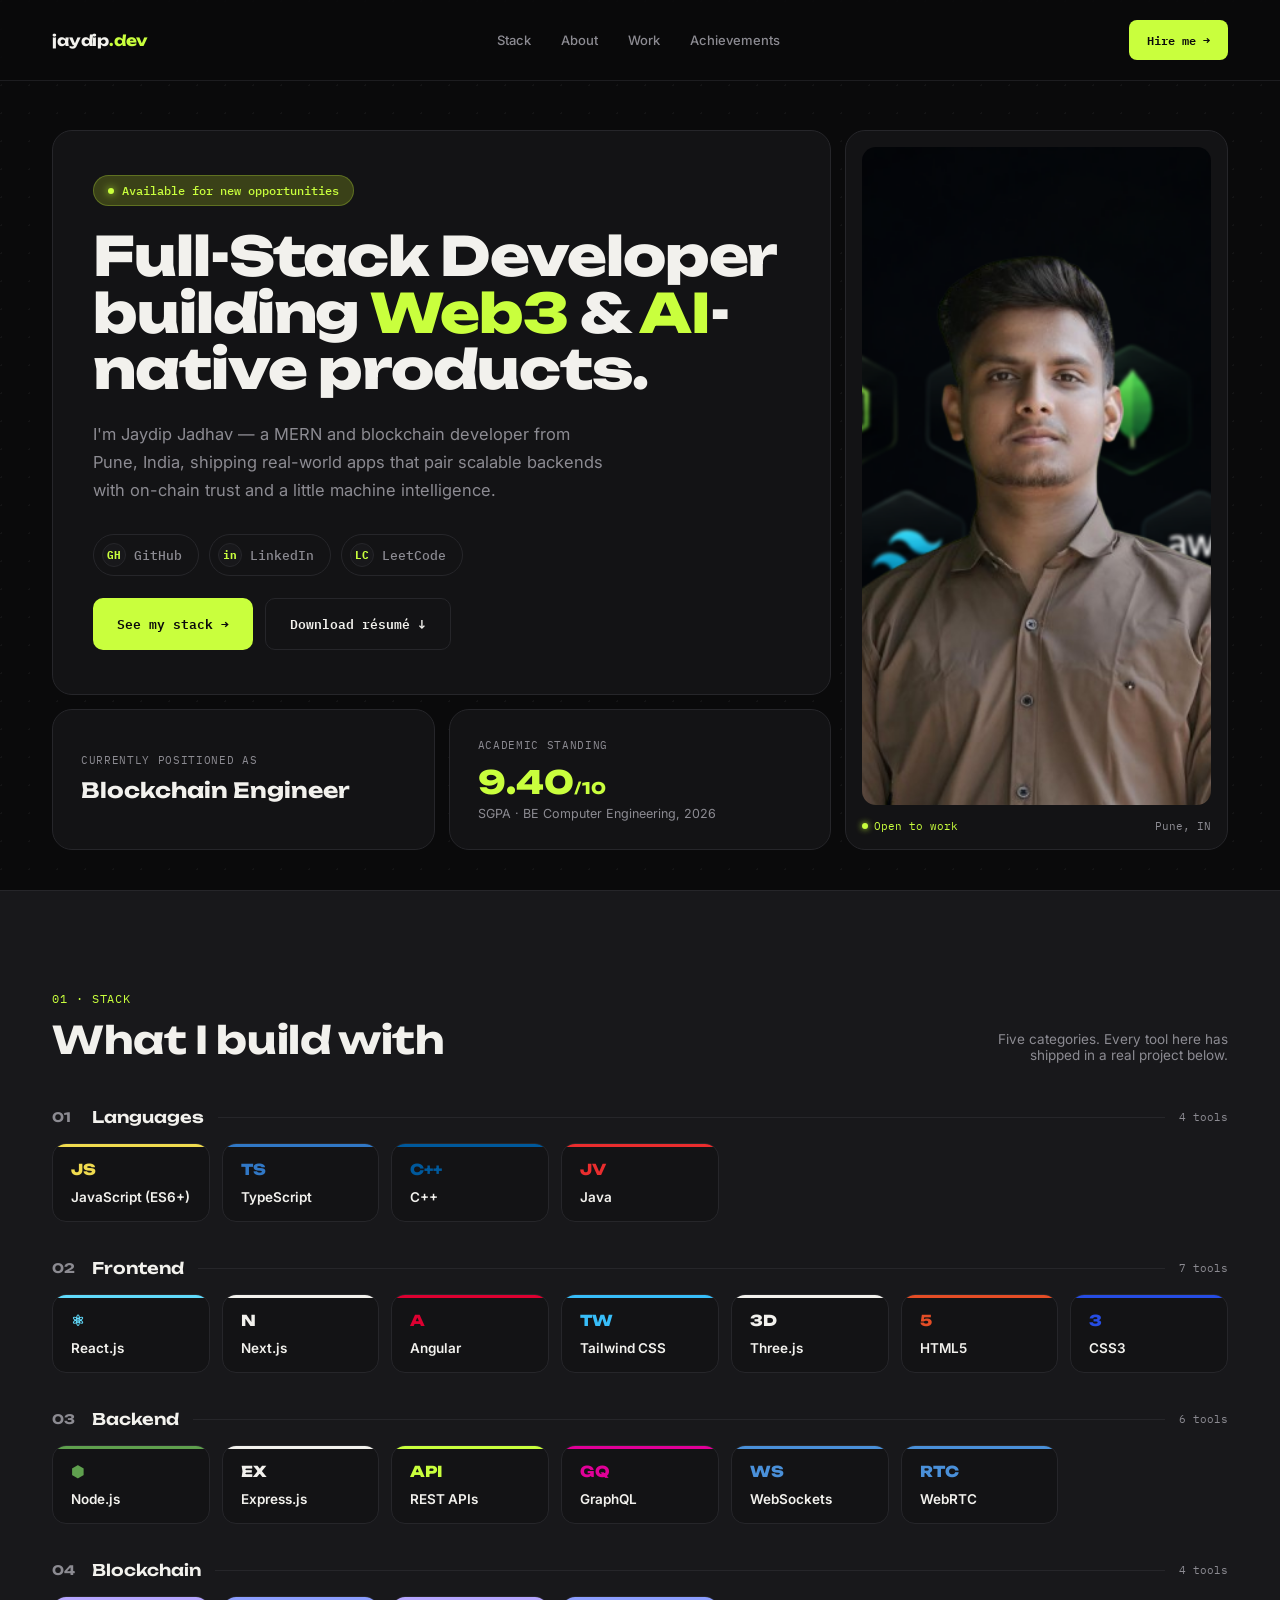
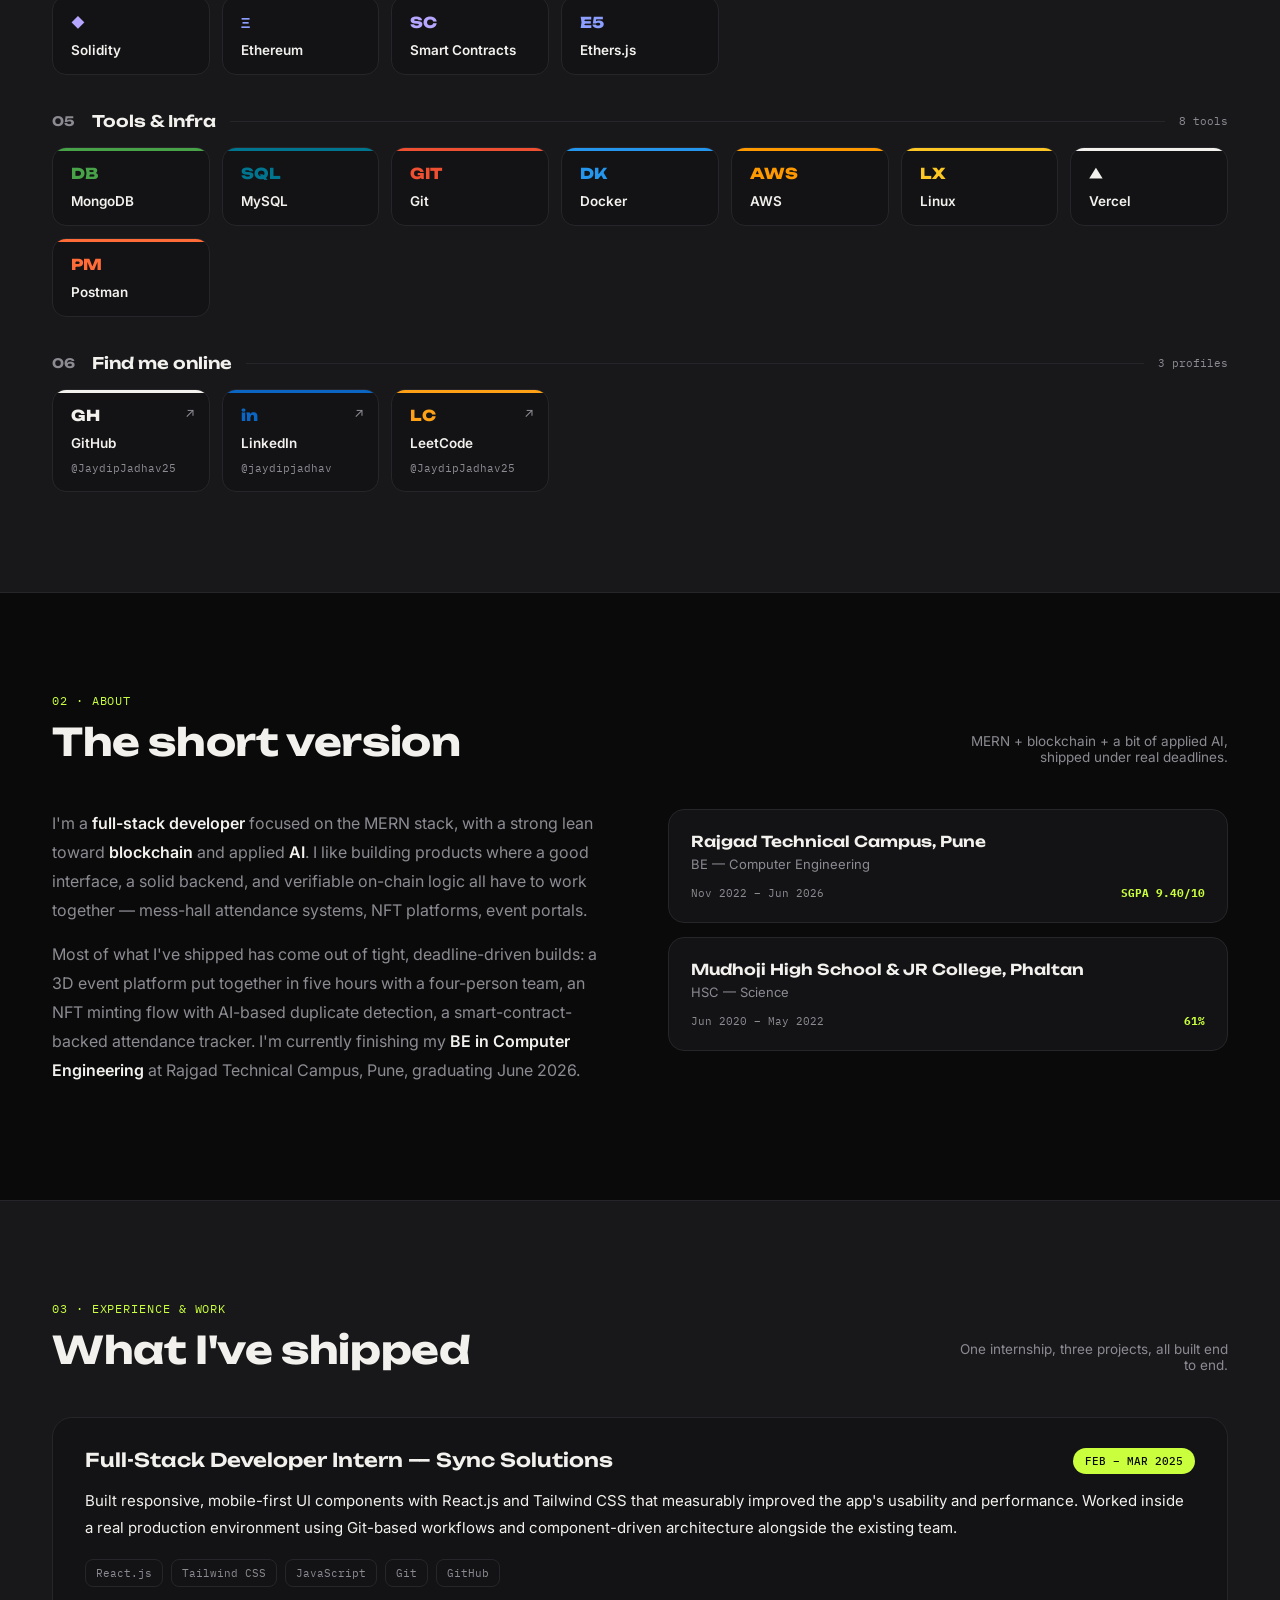
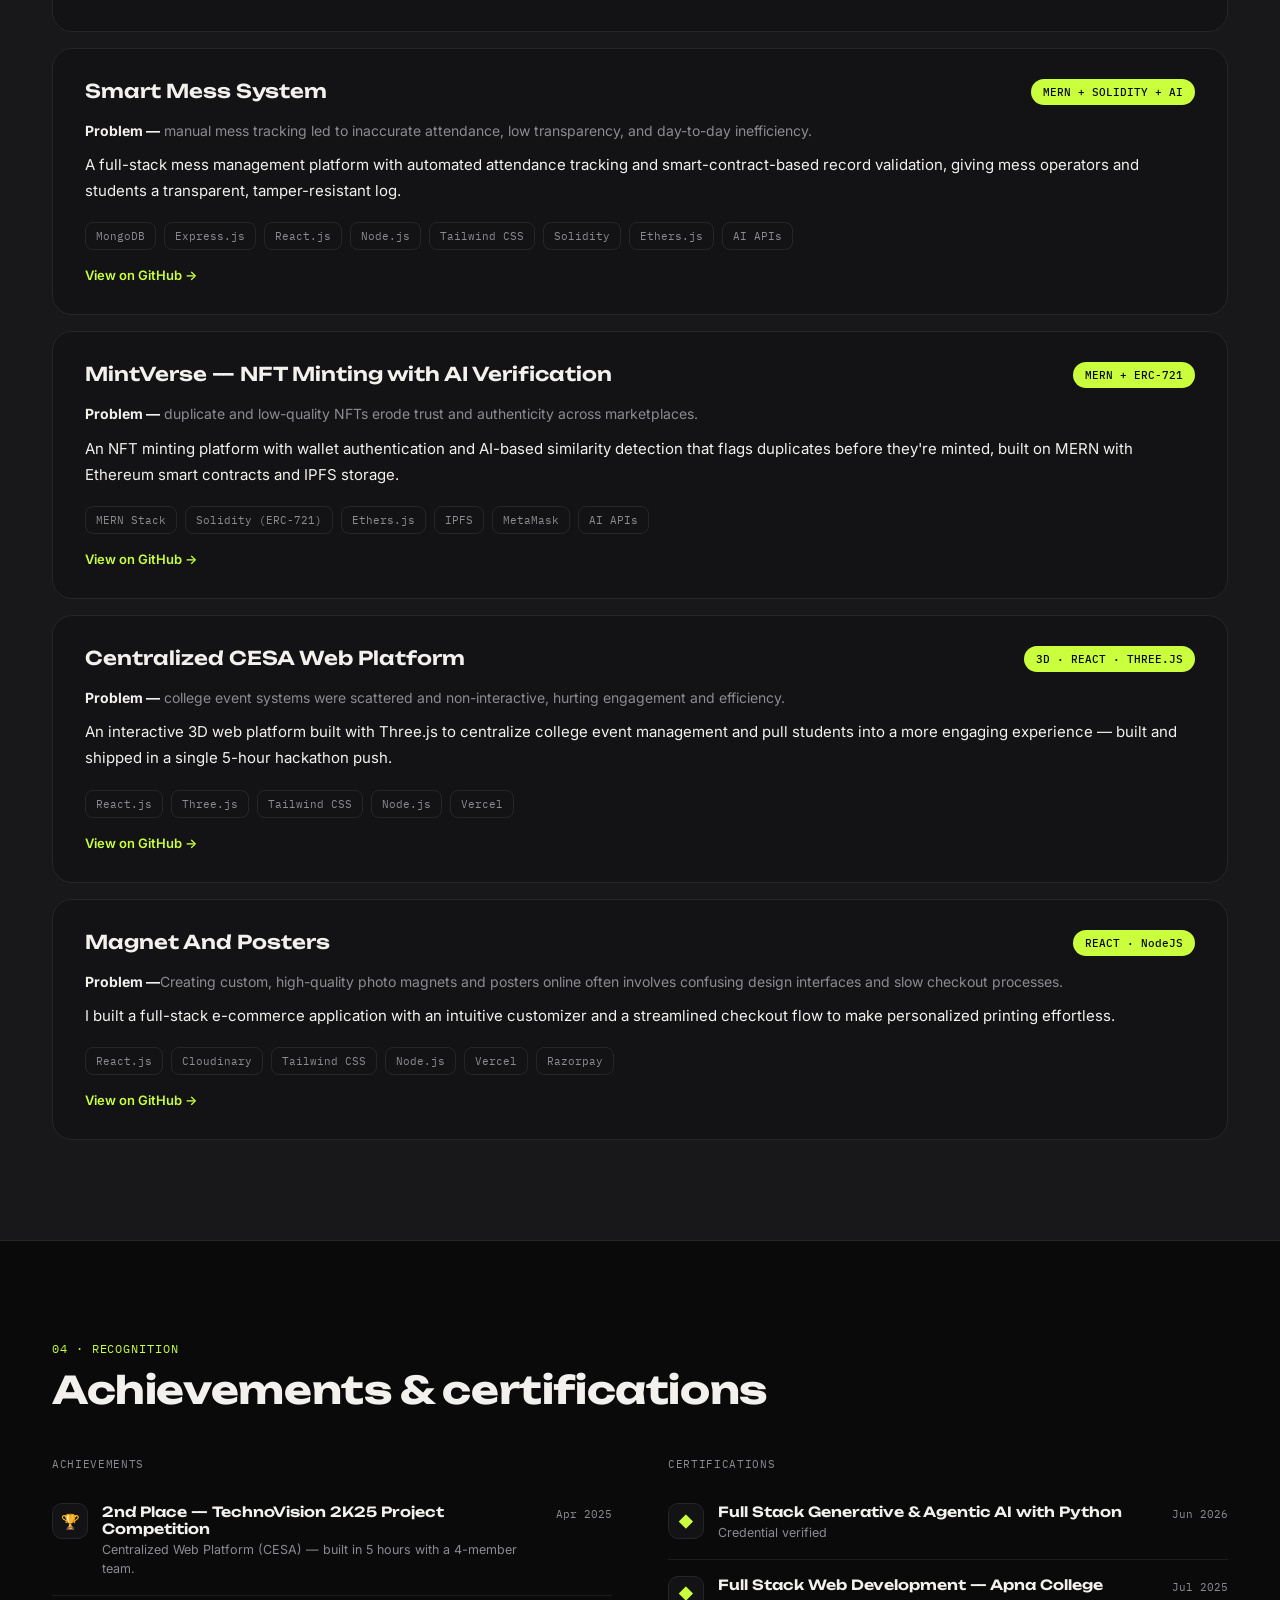
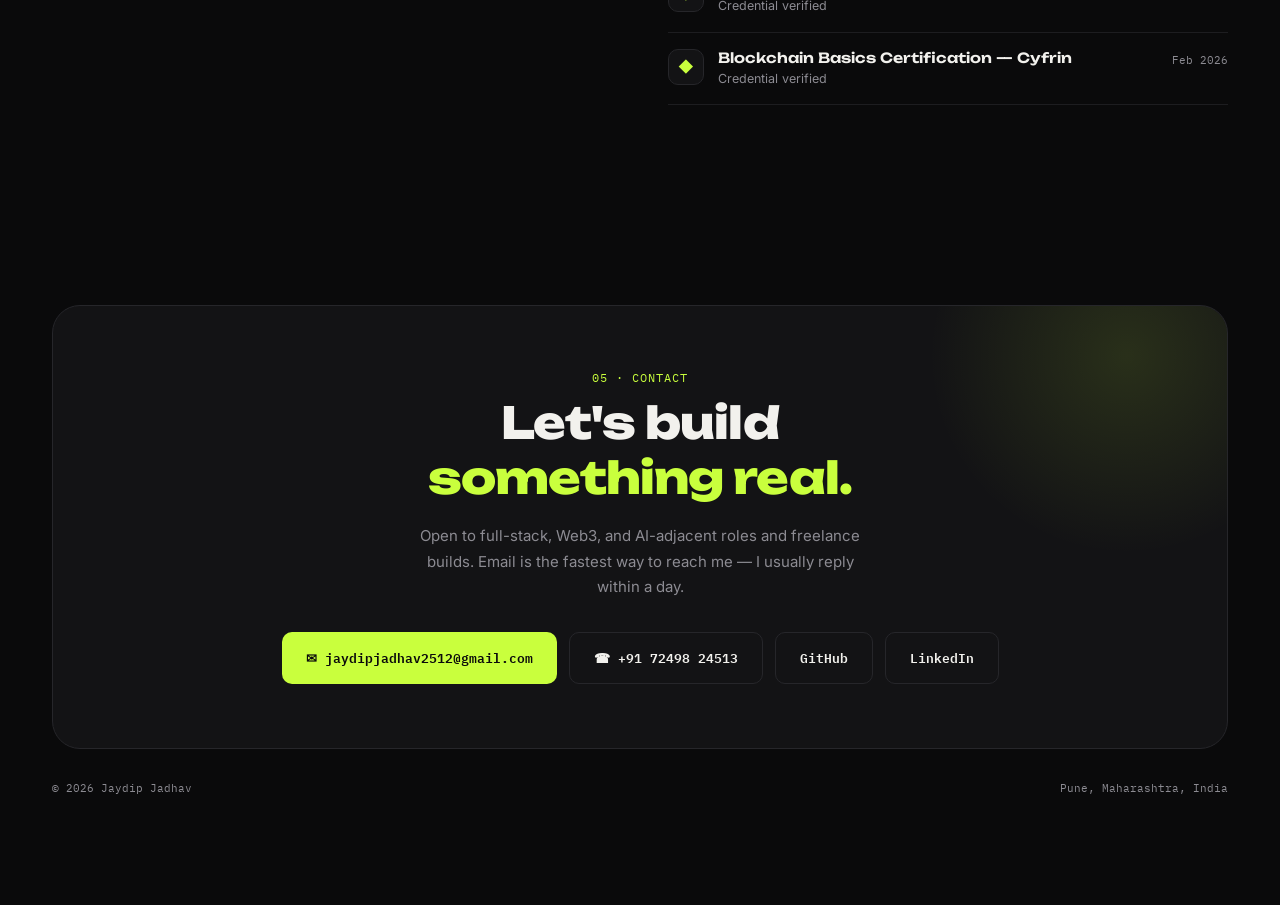
<file: jaydipjadhav.html>
<!DOCTYPE html>
<html lang="en">
<head>
<meta charset="UTF-8" />
<meta name="viewport" content="width=device-width, initial-scale=1.0" />
<title>Jaydip Jadhav — Full-Stack Developer · Web3 · AI</title>
<link rel="preconnect" href="https://fonts.googleapis.com">
<link rel="preconnect" href="https://fonts.gstatic.com" crossorigin>
<link href="https://fonts.googleapis.com/css2?family=Unbounded:wght@400;600;700;800;900&family=Inter:wght@400;500;600;700;800&family=IBM+Plex+Mono:wght@400;500;600&display=swap" rel="stylesheet">
<style>
  :root{
    --bg:#0A0A0B;
    --panel:#131315;
    --panel-2:#18181B;
    --line:#26262A;
    --line-soft:#1D1D20;
    --text:#F2F1ED;
    --text-dim:#8C8B92;
    --lime:#C9FF3D;
    --lime-dim:#3A4118;
    --react:#61DAFB; --node:#5FA04E; --ts:#3178C6; --mongo:#47A248; --sol:#B6A6FF;
    --aws:#FF9900; --docker:#2496ED; --tw:#38BDF8; --gql:#E10098; --three:#F2F1ED; --eth:#8C9EFF;
  }
  *{box-sizing:border-box; margin:0; padding:0;}
  html{scroll-behavior:smooth;}
  body{
    background:var(--bg); color:var(--text); font-family:'Inter',sans-serif;
    -webkit-font-smoothing:antialiased; overflow-x:hidden;
  }
  ::selection{background:var(--lime); color:#0A0A0B;}
  .display{font-family:'Unbounded',sans-serif;}
  .mono{font-family:'IBM Plex Mono',monospace;}
  a{color:inherit; text-decoration:none;}
  img{max-width:100%; display:block;}
  .wrap{max-width:1240px; margin:0 auto; padding:0 32px;}
  @media (max-width:640px){ .wrap{padding:0 18px;} }
  @media (prefers-reduced-motion: reduce){ *{animation:none !important; transition:none !important;} }

  body::before{
    content:''; position:fixed; inset:0; z-index:0; pointer-events:none;
    background-image:radial-gradient(circle at 1.5px 1.5px, rgba(255,255,255,0.045) 1px, transparent 0);
    background-size:28px 28px;
  }
  section, header{position:relative; z-index:1;}

  /* ===== NAV ===== */
  header.nav{position:fixed; top:0; left:0; right:0; z-index:100; border-bottom:1px solid var(--line-soft); background:rgba(10,10,11,0.75); backdrop-filter:blur(14px);}
  .nav-inner{max-width:1240px; margin:0 auto; padding:20px 32px; display:flex; align-items:center; justify-content:space-between;}
  @media (max-width:640px){ .nav-inner{padding:16px 18px;} }
  .logo{font-family:'Unbounded',sans-serif; font-weight:700; font-size:15px; letter-spacing:-0.01em;}
  .logo span{color:var(--lime);}
  .nav-links{display:flex; gap:30px; font-size:13px; font-weight:500; color:var(--text-dim);}
  .nav-links a:hover{color:var(--text);}
  .nav-cta{font-family:'IBM Plex Mono',monospace; font-size:12px; font-weight:600; background:var(--lime); color:#0A0A0B; padding:10px 18px; border-radius:8px;}
  .nav-cta:hover{background:#fff;}
  @media (max-width:820px){ .nav-links{display:none;} }

  /* ===== HERO BENTO ===== */
  .hero{padding:130px 0 40px;}
  .bento{display:grid; grid-template-columns:repeat(12,1fr); gap:14px;}
  .card{background:var(--panel); border:1px solid var(--line); border-radius:20px; padding:28px; position:relative; overflow:hidden;}

  .b-main{grid-column:span 8; padding:44px 40px;}
  .b-photo{grid-column:span 4; grid-row:span 2; padding:16px; display:flex; flex-direction:column;}
  .b-role{grid-column:span 4; display:flex; flex-direction:column; justify-content:center;}
  .b-loc{grid-column:span 4; display:flex; flex-direction:column; justify-content:center;}
  @media (max-width:900px){
    .b-main{grid-column:span 12;}
    .b-photo{grid-column:span 12; grid-row:auto;}
    .b-role{grid-column:span 6;}
    .b-loc{grid-column:span 6;}
  }
  @media (max-width:640px){ .b-role,.b-loc{grid-column:span 12;} .card{padding:22px;} .b-main{padding:30px 24px;} }

  .tag-pill{display:inline-flex; align-items:center; gap:8px; font-family:'IBM Plex Mono',monospace; font-size:11.5px; font-weight:500; color:var(--lime); background:var(--lime-dim); border:1px solid rgba(201,255,61,0.25); padding:7px 14px; border-radius:100px; margin-bottom:22px;}
  .tag-pill::before{content:''; width:6px; height:6px; border-radius:50%; background:var(--lime); box-shadow:0 0 8px var(--lime);}

  h1.headline{font-family:'Unbounded',sans-serif; font-size:clamp(34px,4.6vw,54px); line-height:1.05; font-weight:800; letter-spacing:-0.02em; margin-bottom:22px;}
  h1.headline .lime{color:var(--lime);}

  .hero p.lede{font-size:16.5px; line-height:1.7; color:var(--text-dim); max-width:520px; margin-bottom:30px;}

  .public{display:flex; gap:10px; flex-wrap:wrap; margin-bottom:22px;}
  .social-link{
    display:inline-flex; align-items:center; gap:8px; font-family:'IBM Plex Mono',monospace; font-size:12.5px; font-weight:500;
    color:var(--text-dim); border:1px solid var(--line); border-radius:100px; padding:8px 16px 8px 8px;
    transition:all .18s ease;
  }
  .social-link:hover{color:var(--text); border-color:var(--lime);}
  .social-ico{
    width:24px; height:24px; border-radius:50%; background:var(--panel-2); border:1px solid var(--line);
    display:flex; align-items:center; justify-content:center; font-size:10.5px; font-weight:700; color:var(--lime);
  }

  .hero-actions{display:flex; gap:12px; flex-wrap:wrap;}
  .btn{font-family:'IBM Plex Mono',monospace; font-size:13px; font-weight:600; padding:14px 24px; border-radius:10px; display:inline-flex; align-items:center; gap:8px; transition:all .18s ease;}
  .btn-primary{background:var(--lime); color:#0A0A0B;}
  .btn-primary:hover{background:#fff; transform:translateY(-2px);}
  .btn-ghost{background:transparent; border:1px solid var(--line); color:var(--text);}
  .btn-ghost:hover{border-color:var(--lime); color:var(--lime); transform:translateY(-2px);}

  .b-photo .img-frame{border-radius:14px; overflow:hidden; flex:1; background:#1B1B1D; margin-bottom:14px;}
  .b-photo .img-frame img{width:100%; height:100%; object-fit:cover; min-height:230px;}
  .b-photo .cap{display:flex; justify-content:space-between; align-items:center; font-family:'IBM Plex Mono',monospace; font-size:11px; color:var(--text-dim);}
  .b-photo .cap .live{color:var(--lime); display:flex; align-items:center; gap:6px;}
  .b-photo .cap .live::before{content:''; width:6px; height:6px; border-radius:50%; background:var(--lime); box-shadow:0 0 6px var(--lime);}

  .b-role .label, .b-loc .label{font-family:'IBM Plex Mono',monospace; font-size:11px; color:var(--text-dim); text-transform:uppercase; letter-spacing:.06em; margin-bottom:10px;}
  .roller{font-family:'Unbounded',sans-serif; font-size:21px; font-weight:700; height:30px; overflow:hidden; position:relative;}
  .roller .track span{display:block; height:30px;}
  .b-loc .big-num{font-family:'Unbounded',sans-serif; font-size:32px; font-weight:800; color:var(--lime);}
  .b-loc .sub{font-size:12.5px; color:var(--text-dim); margin-top:4px;}

  /* ===== SECTION SHARED ===== */
  section.sect{padding:100px 0;}
  .section-head{display:flex; align-items:flex-end; justify-content:space-between; gap:20px; margin-bottom:44px; flex-wrap:wrap;}
  .sh-eyebrow{font-family:'IBM Plex Mono',monospace; font-size:11.5px; color:var(--lime); letter-spacing:.08em; text-transform:uppercase; display:block; margin-bottom:10px;}
  .sh-title{font-family:'Unbounded',sans-serif; font-size:clamp(28px,3.4vw,38px); font-weight:700; letter-spacing:-0.01em;}
  .sh-note{font-size:13.5px; color:var(--text-dim); max-width:280px; text-align:right;}
  @media (max-width:640px){ .sh-note{display:none;} }

  /* ===== STACK — main focus ===== */
  .stack-section{background:var(--panel-2); border-top:1px solid var(--line); border-bottom:1px solid var(--line);}
  .stack-groups{display:flex; flex-direction:column; gap:36px;}
  .stack-group-head{display:flex; align-items:center; gap:14px; margin-bottom:16px;}
  .stack-group-head .gnum{font-family:'Unbounded',sans-serif; font-size:13px; font-weight:700; color:var(--text-dim); width:26px;}
  .stack-group-head .gname{font-family:'Unbounded',sans-serif; font-size:16px; font-weight:600;}
  .stack-group-head .gline{flex:1; height:1px; background:var(--line);}
  .stack-group-head .gcount{font-family:'IBM Plex Mono',monospace; font-size:11px; color:var(--text-dim);}
  .chip-grid{display:grid; grid-template-columns:repeat(auto-fill, minmax(150px,1fr)); gap:12px;}
  .chip{
    background:var(--panel); border:1px solid var(--line); border-radius:14px; padding:16px 18px;
    display:flex; flex-direction:column; gap:10px; position:relative; overflow:hidden;
    transition:transform .2s ease, border-color .2s ease;
  }
  .chip::before{content:''; position:absolute; top:0; left:0; right:0; height:3px; background:var(--c, var(--lime));}
  .chip:hover{transform:translateY(-4px); border-color:var(--c, var(--lime));}
  .chip .chip-ico{font-family:'Unbounded',sans-serif; font-weight:800; font-size:15px; color:var(--c, var(--lime));}
  .chip .chip-name{font-size:13.5px; font-weight:600;}
  .chip-link{cursor:pointer;}
  .chip-link .chip-handle{font-family:'IBM Plex Mono',monospace; font-size:11px; color:var(--text-dim);}
  .chip-link::after{
    content:'↗'; position:absolute; top:14px; right:14px; font-size:13px; color:var(--text-dim);
    transition:color .2s ease, transform .2s ease;
  }
  .chip-link:hover::after{color:var(--c, var(--lime)); transform:translate(2px,-2px);}

  /* ===== ABOUT ===== */
  .about-grid{display:grid; grid-template-columns:1fr 1fr; gap:56px;}
  @media (max-width:800px){ .about-grid{grid-template-columns:1fr;} }
  .about-grid p{font-size:16px; line-height:1.8; color:var(--text-dim); margin-bottom:16px;}
  .about-grid p b{color:var(--text); font-weight:600;}
  .edu-card{background:var(--panel); border:1px solid var(--line); border-radius:16px; padding:22px;}
  .edu-card + .edu-card{margin-top:14px;}
  .edu-card .school{font-family:'Unbounded',sans-serif; font-weight:600; font-size:15px; margin-bottom:5px;}
  .edu-card .deg{font-size:13px; color:var(--text-dim); margin-bottom:14px;}
  .edu-card .meta{display:flex; justify-content:space-between; font-family:'IBM Plex Mono',monospace; font-size:11px; color:var(--text-dim);}
  .edu-card .meta b{color:var(--lime);}

  /* ===== EXPERIENCE / PROJECTS ===== */
  .work-grid{display:flex; flex-direction:column; gap:16px;}
  .work-card{background:var(--panel); border:1px solid var(--line); border-radius:20px; padding:30px 32px; transition:border-color .2s ease;}
  .work-card:hover{border-color:#3a3a40;}
  @media (max-width:640px){ .work-card{padding:22px;} }
  .wc-top{display:flex; justify-content:space-between; align-items:flex-start; gap:16px; margin-bottom:14px; flex-wrap:wrap;}
  .wc-title{font-family:'Unbounded',sans-serif; font-size:19px; font-weight:600;}
  .wc-badge{font-family:'IBM Plex Mono',monospace; font-size:10.5px; font-weight:500; color:#0A0A0B; background:var(--lime); padding:6px 12px; border-radius:100px; white-space:nowrap;}
  .wc-problem{font-size:14px; color:var(--text-dim); line-height:1.65; margin-bottom:10px;}
  .wc-problem b{color:var(--text);}
  .wc-desc{font-size:15px; color:var(--text); line-height:1.75; margin-bottom:18px;}
  .wc-tools{display:flex; flex-wrap:wrap; gap:8px; margin-bottom:14px;}
  .wc-tools span{font-family:'IBM Plex Mono',monospace; font-size:11px; color:var(--text-dim); border:1px solid var(--line); padding:6px 10px; border-radius:8px;}
  .wc-links a{font-size:13px; font-weight:600; color:var(--lime);}
  .wc-links a:hover{text-decoration:underline;}

  /* ===== ACHIEVEMENTS / CERTS ===== */
  .two-col{display:grid; grid-template-columns:1fr 1fr; gap:56px;}
  @media (max-width:800px){ .two-col{grid-template-columns:1fr;} }
  .col-label{font-family:'IBM Plex Mono',monospace; font-size:11px; color:var(--text-dim); text-transform:uppercase; letter-spacing:.06em; margin-bottom:16px; display:block;}
  .list-item{display:flex; gap:14px; padding:16px 0; border-bottom:1px solid var(--line-soft); align-items:flex-start;}
  .list-item:first-child{padding-top:0;}
  .list-icon{width:36px; height:36px; flex-shrink:0; border-radius:10px; background:var(--panel); border:1px solid var(--line); display:flex; align-items:center; justify-content:center; font-size:15px; color:var(--lime);}
  .list-item .li-title{font-family:'Unbounded',sans-serif; font-weight:600; font-size:14px; margin-bottom:4px;}
  .list-item .li-sub{font-size:12.5px; color:var(--text-dim); line-height:1.5;}
  .list-item .li-date{font-family:'IBM Plex Mono',monospace; font-size:11px; color:var(--text-dim); white-space:nowrap; margin-left:auto; padding-top:4px;}

  /* ===== CONTACT ===== */
  .contact-card{border-radius:28px; padding:64px 48px; text-align:center; background:var(--panel); border:1px solid var(--line); position:relative; overflow:hidden;}
  @media (max-width:640px){ .contact-card{padding:44px 22px;} }
  .contact-card::after{content:''; position:absolute; width:400px; height:400px; background:radial-gradient(circle, rgba(201,255,61,0.12), transparent 70%); top:-150px; right:-100px; pointer-events:none;}
  .contact-title{font-family:'Unbounded',sans-serif; font-size:clamp(28px,4.4vw,44px); font-weight:800; margin-bottom:18px; letter-spacing:-0.02em;}
  .contact-title .lime{color:var(--lime);}
  .contact-desc{color:var(--text-dim); font-size:15px; max-width:460px; margin:0 auto 32px; line-height:1.7;}
  .contact-links{display:flex; gap:12px; justify-content:center; flex-wrap:wrap; position:relative;}

  .footer-bottom{display:flex; justify-content:space-between; align-items:center; flex-wrap:wrap; gap:12px; padding:32px 0 10px; font-family:'IBM Plex Mono',monospace; font-size:11px; color:var(--text-dim);}

  .reveal{opacity:0; transform:translateY(18px); transition:opacity .6s ease, transform .6s ease;}
  .reveal.in{opacity:1; transform:translateY(0);}
</style>
</head>
<body>

<header class="nav">
  <div class="nav-inner">
    <div class="logo">jaydip<span>.dev</span></div>
    <nav class="nav-links">
      <a href="#stack">Stack</a>
      <a href="#about">About</a>
      <a href="#work">Work</a>
      <a href="#achievements">Achievements</a>
    </nav>
    <a class="nav-cta" href="mailto:jaydipjadhav2512@gmail.com">Hire me →</a>
  </div>
</header>

<!-- ===== HERO BENTO ===== -->
<section class="hero">
  <div class="wrap">
    <div class="bento">
      <div class="card b-main">
        <span class="tag-pill">Available for new opportunities</span>
        <h1 class="headline">Full-Stack Developer<br>building <span class="lime">Web3</span> &amp; <span class="lime">AI</span>-native products.</h1>
        <p class="lede">I'm Jaydip Jadhav — a MERN and blockchain developer from Pune, India, shipping real-world apps that pair scalable backends with on-chain trust and a little machine intelligence.</p>
        <div class="public">
          <a href="https://github.com/JaydipJadhav25" target="_blank" rel="noopener" class="social-link"><span class="social-ico">GH</span>GitHub</a>
          <a href="https://www.linkedin.com/in/jaydip-jadhav-62172829a/" target="_blank" rel="noopener" class="social-link"><span class="social-ico">in</span>LinkedIn</a>
          <a href="https://leetcode.com/u/5Nmxxpasz6/" target="_blank" rel="noopener" class="social-link"><span class="social-ico">LC</span>LeetCode</a>
        </div>
        <div class="hero-actions">
          <a href="#stack" class="btn btn-primary">See my stack →</a>
          <a href="Jaydip_Jadhav_Resume.pdf" download class="btn btn-ghost">Download résumé ↓</a>
        </div>
      </div>

      <div class="card b-photo">
        <div class="img-frame"><img src="profile.png" alt="Jaydip Jadhav" /></div>
        <div class="cap"><span class="live">Open to work</span><span>Pune, IN</span></div>
      </div>

      <div class="card b-role">
        <div class="label">Currently positioned as</div>
        <div class="roller"><div class="track" id="roleTrack"><span>MERN Developer</span></div></div>
      </div>

      <div class="card b-loc">
        <div class="label">Academic standing</div>
        <div class="big-num">9.40<span style="font-size:16px;">/10</span></div>
        <div class="sub">SGPA · BE Computer Engineering, 2026</div>
      </div>
    </div>
  </div>
</section>

<!-- ===== STACK — the main event ===== -->
<section class="sect stack-section" id="stack">
  <div class="wrap">
    <div class="section-head">
      <div><span class="sh-eyebrow">01 · Stack</span><h2 class="sh-title">What I build with</h2></div>
      <p class="sh-note">Five categories. Every tool here has shipped in a real project below.</p>
    </div>

    <div class="stack-groups">
      <div class="reveal">
        <div class="stack-group-head"><span class="gnum">01</span><span class="gname">Languages</span><span class="gline"></span><span class="gcount">4 tools</span></div>
        <div class="chip-grid">
          <div class="chip" style="--c:#F0DB4F;"><span class="chip-ico">JS</span><span class="chip-name">JavaScript (ES6+)</span></div>
          <div class="chip" style="--c:var(--ts);"><span class="chip-ico">TS</span><span class="chip-name">TypeScript</span></div>
          <div class="chip" style="--c:#00599C;"><span class="chip-ico">C++</span><span class="chip-name">C++</span></div>
          <div class="chip" style="--c:#EA2D2E;"><span class="chip-ico">JV</span><span class="chip-name">Java</span></div>
        </div>
      </div>

      <div class="reveal">
        <div class="stack-group-head"><span class="gnum">02</span><span class="gname">Frontend</span><span class="gline"></span><span class="gcount">7 tools</span></div>
        <div class="chip-grid">
          <div class="chip" style="--c:var(--react);"><span class="chip-ico">⚛</span><span class="chip-name">React.js</span></div>
          <div class="chip" style="--c:var(--text);"><span class="chip-ico">N</span><span class="chip-name">Next.js</span></div>
          <div class="chip" style="--c:#DD0031;"><span class="chip-ico">A</span><span class="chip-name">Angular</span></div>
          <div class="chip" style="--c:var(--tw);"><span class="chip-ico">TW</span><span class="chip-name">Tailwind CSS</span></div>
          <div class="chip" style="--c:var(--three);"><span class="chip-ico">3D</span><span class="chip-name">Three.js</span></div>
          <div class="chip" style="--c:#E44D26;"><span class="chip-ico">5</span><span class="chip-name">HTML5</span></div>
          <div class="chip" style="--c:#264DE4;"><span class="chip-ico">3</span><span class="chip-name">CSS3</span></div>
        </div>
      </div>

      <div class="reveal">
        <div class="stack-group-head"><span class="gnum">03</span><span class="gname">Backend</span><span class="gline"></span><span class="gcount">6 tools</span></div>
        <div class="chip-grid">
          <div class="chip" style="--c:var(--node);"><span class="chip-ico">⬢</span><span class="chip-name">Node.js</span></div>
          <div class="chip" style="--c:var(--text);"><span class="chip-ico">EX</span><span class="chip-name">Express.js</span></div>
          <div class="chip" style="--c:var(--lime);"><span class="chip-ico">API</span><span class="chip-name">REST APIs</span></div>
          <div class="chip" style="--c:var(--gql);"><span class="chip-ico">GQ</span><span class="chip-name">GraphQL</span></div>
          <div class="chip" style="--c:#4A90D9;"><span class="chip-ico">WS</span><span class="chip-name">WebSockets</span></div>
          <div class="chip" style="--c:#4A90D9;"><span class="chip-ico">RTC</span><span class="chip-name">WebRTC</span></div>
        </div>
      </div>

      <div class="reveal">
        <div class="stack-group-head"><span class="gnum">04</span><span class="gname">Blockchain</span><span class="gline"></span><span class="gcount">4 tools</span></div>
        <div class="chip-grid">
          <div class="chip" style="--c:var(--sol);"><span class="chip-ico">◆</span><span class="chip-name">Solidity</span></div>
          <div class="chip" style="--c:var(--eth);"><span class="chip-ico">Ξ</span><span class="chip-name">Ethereum</span></div>
          <div class="chip" style="--c:var(--sol);"><span class="chip-ico">SC</span><span class="chip-name">Smart Contracts</span></div>
          <div class="chip" style="--c:var(--eth);"><span class="chip-ico">E5</span><span class="chip-name">Ethers.js</span></div>
        </div>
      </div>

      <div class="reveal">
        <div class="stack-group-head"><span class="gnum">05</span><span class="gname">Tools &amp; Infra</span><span class="gline"></span><span class="gcount">8 tools</span></div>
        <div class="chip-grid">
          <div class="chip" style="--c:var(--mongo);"><span class="chip-ico">DB</span><span class="chip-name">MongoDB</span></div>
          <div class="chip" style="--c:#00758F;"><span class="chip-ico">SQL</span><span class="chip-name">MySQL</span></div>
          <div class="chip" style="--c:#F05032;"><span class="chip-ico">GIT</span><span class="chip-name">Git</span></div>
          <div class="chip" style="--c:var(--docker);"><span class="chip-ico">DK</span><span class="chip-name">Docker</span></div>
          <div class="chip" style="--c:var(--aws);"><span class="chip-ico">AWS</span><span class="chip-name">AWS</span></div>
          <div class="chip" style="--c:#FCC624;"><span class="chip-ico">LX</span><span class="chip-name">Linux</span></div>
          <div class="chip" style="--c:var(--text);"><span class="chip-ico">▲</span><span class="chip-name">Vercel</span></div>
          <div class="chip" style="--c:#FF6C37;"><span class="chip-ico">PM</span><span class="chip-name">Postman</span></div>
        </div>
      </div>

      <div class="reveal">
        <div class="stack-group-head"><span class="gnum">06</span><span class="gname">Find me online</span><span class="gline"></span><span class="gcount">3 profiles</span></div>
        <div class="chip-grid">
          <a class="chip chip-link" style="--c:#F2F1ED;" href="https://github.com/JaydipJadhav25" target="_blank" rel="noopener">
            <span class="chip-ico">GH</span><span class="chip-name">GitHub</span><span class="chip-handle">@JaydipJadhav25</span>
          </a>
          <a class="chip chip-link" style="--c:#0A66C2;" href="https://linkedin.com/in/jaydipjadhav" target="_blank" rel="noopener">
            <span class="chip-ico">in</span><span class="chip-name">LinkedIn</span><span class="chip-handle">@jaydipjadhav</span>
          </a>
          <a class="chip chip-link" style="--c:#FFA116;" href="https://leetcode.com/JaydipJadhav25" target="_blank" rel="noopener">
            <span class="chip-ico">LC</span><span class="chip-name">LeetCode</span><span class="chip-handle">@JaydipJadhav25</span>
          </a>
        </div>
      </div>
    </div>
  </div>
</section>

<!-- ===== ABOUT ===== -->
<section class="sect" id="about">
  <div class="wrap">
    <div class="section-head">
      <div><span class="sh-eyebrow">02 · About</span><h2 class="sh-title">The short version</h2></div>
      <p class="sh-note">MERN + blockchain + a bit of applied AI, shipped under real deadlines.</p>
    </div>
    <div class="about-grid">
      <div>
        <p>I'm a <b>full-stack developer</b> focused on the MERN stack, with a strong lean toward <b>blockchain</b> and applied <b>AI</b>. I like building products where a good interface, a solid backend, and verifiable on-chain logic all have to work together — mess-hall attendance systems, NFT platforms, event portals.</p>
        <p>Most of what I've shipped has come out of tight, deadline-driven builds: a 3D event platform put together in five hours with a four-person team, an NFT minting flow with AI-based duplicate detection, a smart-contract-backed attendance tracker. I'm currently finishing my <b>BE in Computer Engineering</b> at Rajgad Technical Campus, Pune, graduating June 2026.</p>
      </div>
      <div>
        <div class="edu-card">
          <div class="school">Rajgad Technical Campus, Pune</div>
          <div class="deg">BE — Computer Engineering</div>
          <div class="meta"><span>Nov 2022 – Jun 2026</span><b>SGPA 9.40/10</b></div>
        </div>
        <div class="edu-card">
          <div class="school">Mudhoji High School &amp; JR College, Phaltan</div>
          <div class="deg">HSC — Science</div>
          <div class="meta"><span>Jun 2020 – May 2022</span><b>61%</b></div>
        </div>
      </div>
    </div>
  </div>
</section>

<!-- ===== WORK ===== -->
<section class="sect" id="work" style="background:var(--panel-2); border-top:1px solid var(--line); border-bottom:1px solid var(--line);">
  <div class="wrap">
    <div class="section-head">
      <div><span class="sh-eyebrow">03 · Experience &amp; Work</span><h2 class="sh-title">What I've shipped</h2></div>
      <p class="sh-note">One internship, three projects, all built end to end.</p>
    </div>
    <div class="work-grid">

      <div class="work-card reveal">
        <div class="wc-top"><div class="wc-title">Full-Stack Developer Intern — Sync Solutions</div><div class="wc-badge">FEB – MAR 2025</div></div>
        <p class="wc-desc">Built responsive, mobile-first UI components with React.js and Tailwind CSS that measurably improved the app's usability and performance. Worked inside a real production environment using Git-based workflows and component-driven architecture alongside the existing team.</p>
        <div class="wc-tools"><span>React.js</span><span>Tailwind CSS</span><span>JavaScript</span><span>Git</span><span>GitHub</span></div>
      </div>

      <div class="work-card reveal">
        <div class="wc-top"><div class="wc-title">Smart Mess System</div><div class="wc-badge">MERN + SOLIDITY + AI</div></div>
        <p class="wc-problem"><b>Problem —</b> manual mess tracking led to inaccurate attendance, low transparency, and day-to-day inefficiency.</p>
        <p class="wc-desc">A full-stack mess management platform with automated attendance tracking and smart-contract-based record validation, giving mess operators and students a transparent, tamper-resistant log.</p>
        <div class="wc-tools"><span>MongoDB</span><span>Express.js</span><span>React.js</span><span>Node.js</span><span>Tailwind CSS</span><span>Solidity</span><span>Ethers.js</span><span>AI APIs</span></div>
        <div class="wc-links"><a href="https://smart-mess-system.vercel.app/" target="_blank" rel="noopener">View on GitHub →</a></div>
      </div>

      <div class="work-card reveal">
        <div class="wc-top"><div class="wc-title">MintVerse — NFT Minting with AI Verification</div><div class="wc-badge">MERN + ERC-721</div></div>
        <p class="wc-problem"><b>Problem —</b> duplicate and low-quality NFTs erode trust and authenticity across marketplaces.</p>
        <p class="wc-desc">An NFT minting platform with wallet authentication and AI-based similarity detection that flags duplicates before they're minted, built on MERN with Ethereum smart contracts and IPFS storage.</p>
        <div class="wc-tools"><span>MERN Stack</span><span>Solidity (ERC-721)</span><span>Ethers.js</span><span>IPFS</span><span>MetaMask</span><span>AI APIs</span></div>
        <div class="wc-links"><a href="https://mintverse-nftminting.netlify.app/" target="_blank" rel="noopener">View on GitHub →</a></div>
      </div>

      <div class="work-card reveal">
        <div class="wc-top"><div class="wc-title">Centralized CESA Web Platform</div><div class="wc-badge">3D · REACT · THREE.JS</div></div>
        <p class="wc-problem"><b>Problem —</b> college event systems were scattered and non-interactive, hurting engagement and efficiency.</p>
        <p class="wc-desc">An interactive 3D web platform built with Three.js to centralize college event management and pull students into a more engaging experience — built and shipped in a single 5-hour hackathon push.</p>
        <div class="wc-tools"><span>React.js</span><span>Three.js</span><span>Tailwind CSS</span><span>Node.js</span><span>Vercel</span></div>
        <div class="wc-links"><a href="https://rdtccesa.vercel.app/" target="_blank" rel="noopener">View on GitHub →</a></div>
      </div>

      <div class="work-card reveal">
        <div class="wc-top"><div class="wc-title">Magnet And Posters</div><div class="wc-badge">REACT · NodeJS</div></div>
        <p class="wc-problem"><b>Problem —</b>Creating custom, high-quality photo magnets and posters online often involves confusing design interfaces and slow checkout processes.</p>
        <p class="wc-desc"> I built a full-stack e-commerce application with an intuitive customizer and a streamlined checkout flow to make personalized printing effortless.</p>
        <div class="wc-tools"><span>React.js</span><span>Cloudinary</span><span>Tailwind CSS</span><span>Node.js</span><span>Vercel</span><span>Razorpay</span></div>
        <div class="wc-links"><a href="https://magnets-andposters-rgi2.vercel.app/" target="_blank" rel="noopener">View on GitHub →</a></div>
      </div>

    </div>
  </div>
</section>

<!-- ===== ACHIEVEMENTS / CERTS ===== -->
<section class="sect" id="achievements">
  <div class="wrap">
    <div class="section-head">
      <div><span class="sh-eyebrow">04 · Recognition</span><h2 class="sh-title">Achievements &amp; certifications</h2></div>
    </div>
    <div class="two-col">
      <div>
        <span class="col-label">Achievements</span>
        <div class="list-item">
          <div class="list-icon">🏆</div>
          <div><div class="li-title">2nd Place — TechnoVision 2K25 Project Competition</div><div class="li-sub">Centralized Web Platform (CESA) — built in 5 hours with a 4-member team.</div></div>
          <div class="li-date">Apr 2025</div>
        </div>
      </div>
      <div>
        <span class="col-label">Certifications</span>
        <div class="list-item"><div class="list-icon">◆</div><div><div class="li-title">Full Stack Generative &amp; Agentic AI with Python</div><div class="li-sub">Credential verified</div></div><div class="li-date">Jun 2026</div></div>
        <div class="list-item"><div class="list-icon">◆</div><div><div class="li-title">Full Stack Web Development — Apna College</div><div class="li-sub">Credential verified</div></div><div class="li-date">Jul 2025</div></div>
        <div class="list-item"><div class="list-icon">◆</div><div><div class="li-title">Blockchain Basics Certification — Cyfrin</div><div class="li-sub">Credential verified</div></div><div class="li-date">Feb 2026</div></div>
      </div>
    </div>
  </div>
</section>

<!-- ===== CONTACT ===== -->
<section class="sect" id="contact">
  <div class="wrap">
    <div class="contact-card">
      <span class="sh-eyebrow" style="text-align:center; display:block;">05 · Contact</span>
      <h2 class="contact-title">Let's build<br><span class="lime">something real.</span></h2>
      <p class="contact-desc">Open to full-stack, Web3, and AI-adjacent roles and freelance builds. Email is the fastest way to reach me — I usually reply within a day.</p>
      <div class="contact-links">
        <a href="mailto:jaydipjadhav2512@gmail.com" class="btn btn-primary">✉ jaydipjadhav2512@gmail.com</a>
        <a href="tel:+917249824513" class="btn btn-ghost">☎ +91 72498 24513</a>
        <a href="https://github.com/JaydipJadhav25" target="_blank" rel="noopener" class="btn btn-ghost">GitHub</a>
        <a href="https://www.linkedin.com/in/jaydip-jadhav-62172829a/" target="_blank" rel="noopener" class="btn btn-ghost">LinkedIn</a>
      </div>
    </div>
    <div class="footer-bottom"><span>© 2026 Jaydip Jadhav</span><span>Pune, Maharashtra, India</span></div>
  </div>
</section>

<script>
  const revealEls = document.querySelectorAll('.reveal');
  const io = new IntersectionObserver((entries)=>{
    entries.forEach(e=>{ if(e.isIntersecting){ e.target.classList.add('in'); io.unobserve(e.target); } });
  }, {threshold:0.12});
  revealEls.forEach(el=>io.observe(el));

  const roles = ["MERN Developer","Blockchain Engineer","Web3 Builder","AI-Curious Full-Stack Dev"];
  const track = document.getElementById('roleTrack');
  let ri = 0;
  setInterval(()=>{
    ri = (ri+1) % roles.length;
    track.style.transition = 'transform .5s cubic-bezier(.6,0,.2,1)';
    track.style.transform = `translateY(-${ri*30}px)`;
    if(ri === roles.length-1){
      setTimeout(()=>{
        track.innerHTML = roles.map(r=>`<span>${r}</span>`).join('');
      }, 50);
    }
  }, 2200);
  track.innerHTML = roles.map(r=>`<span>${r}</span>`).join('');
</script>

</body>
</html>
</file>
